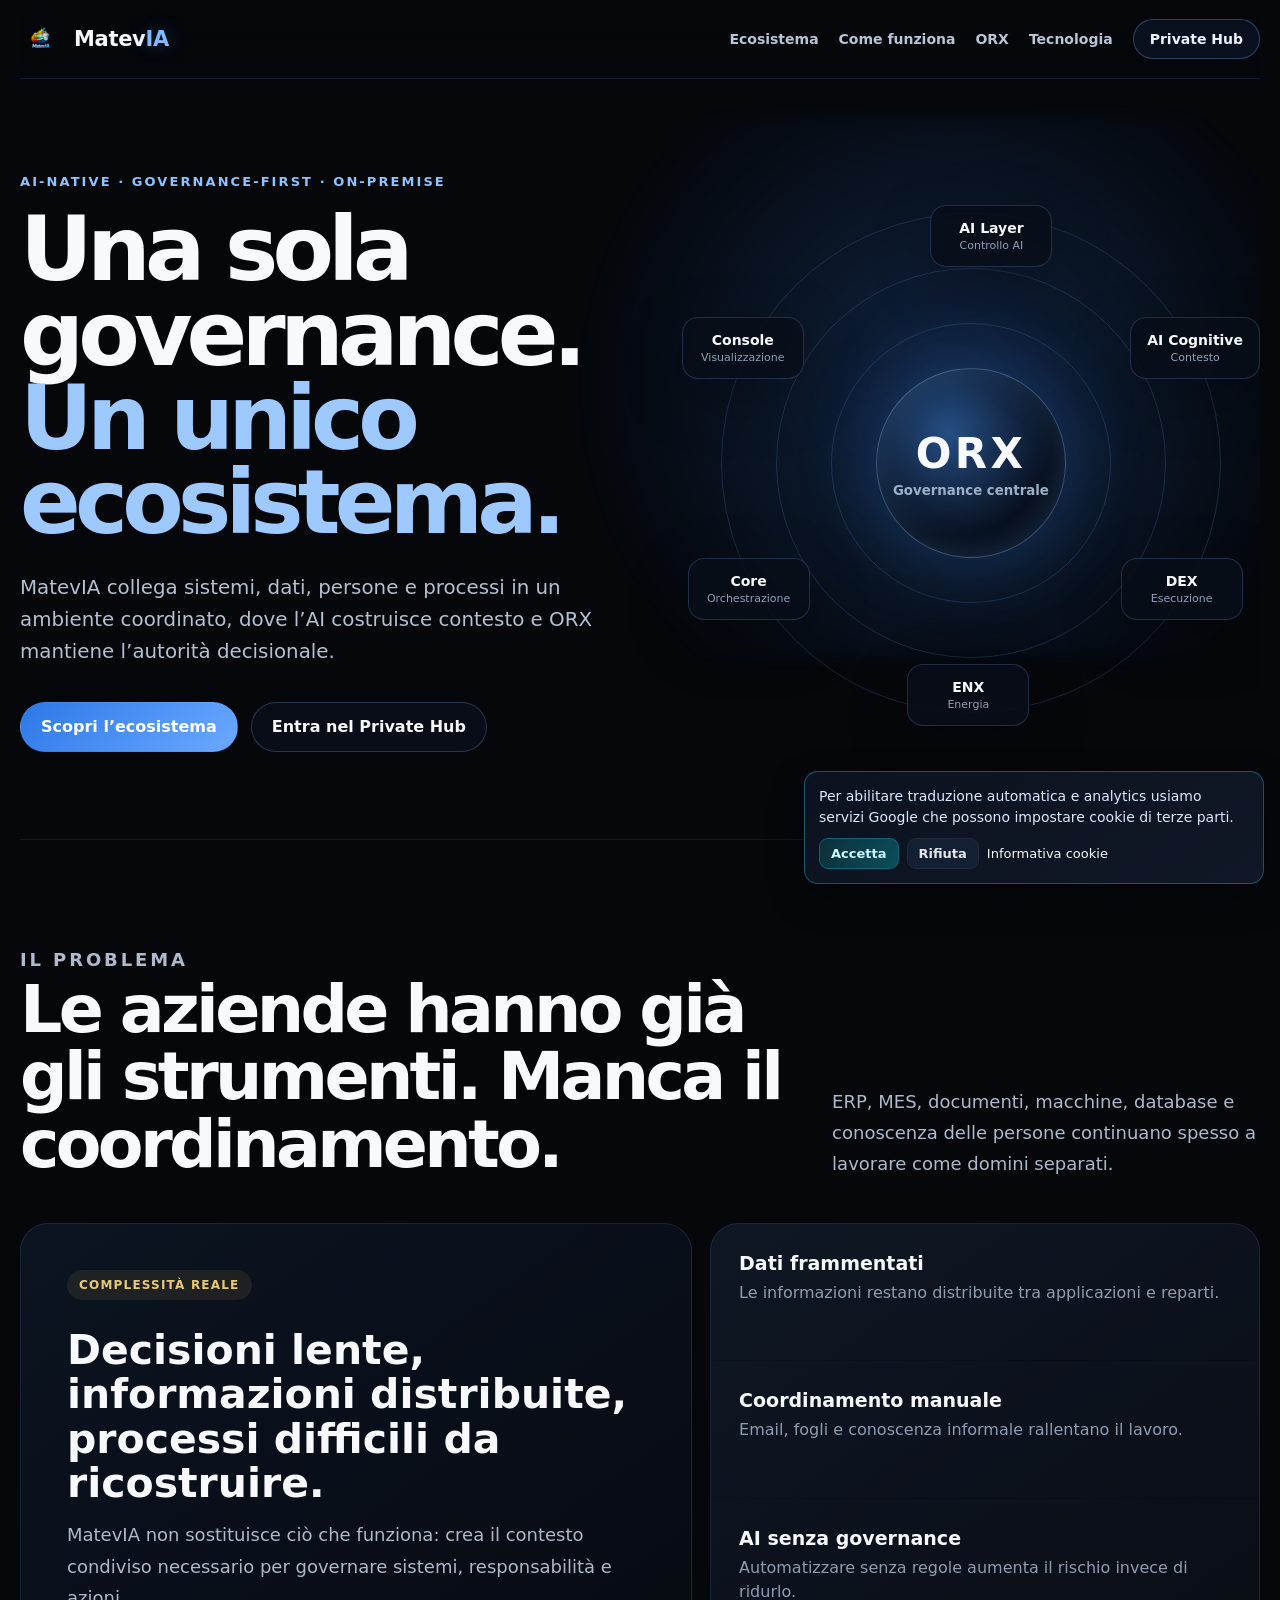
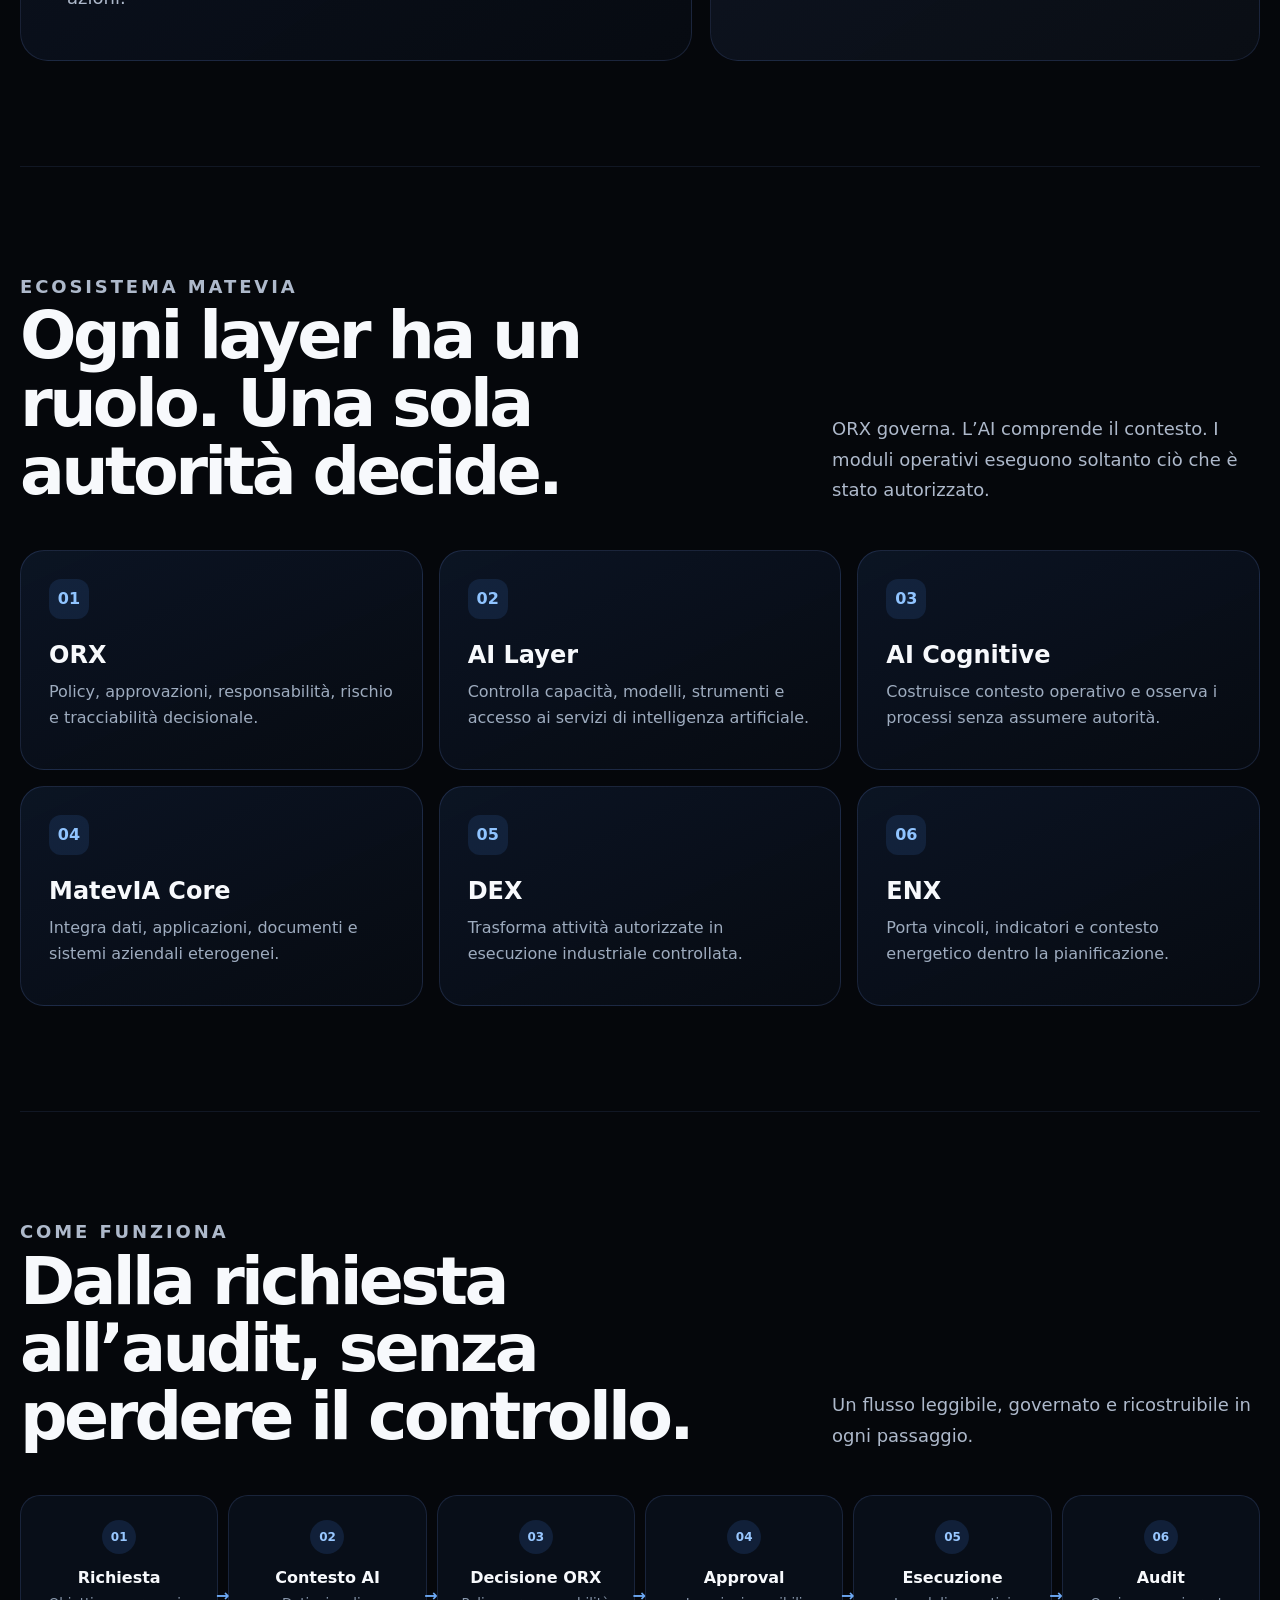
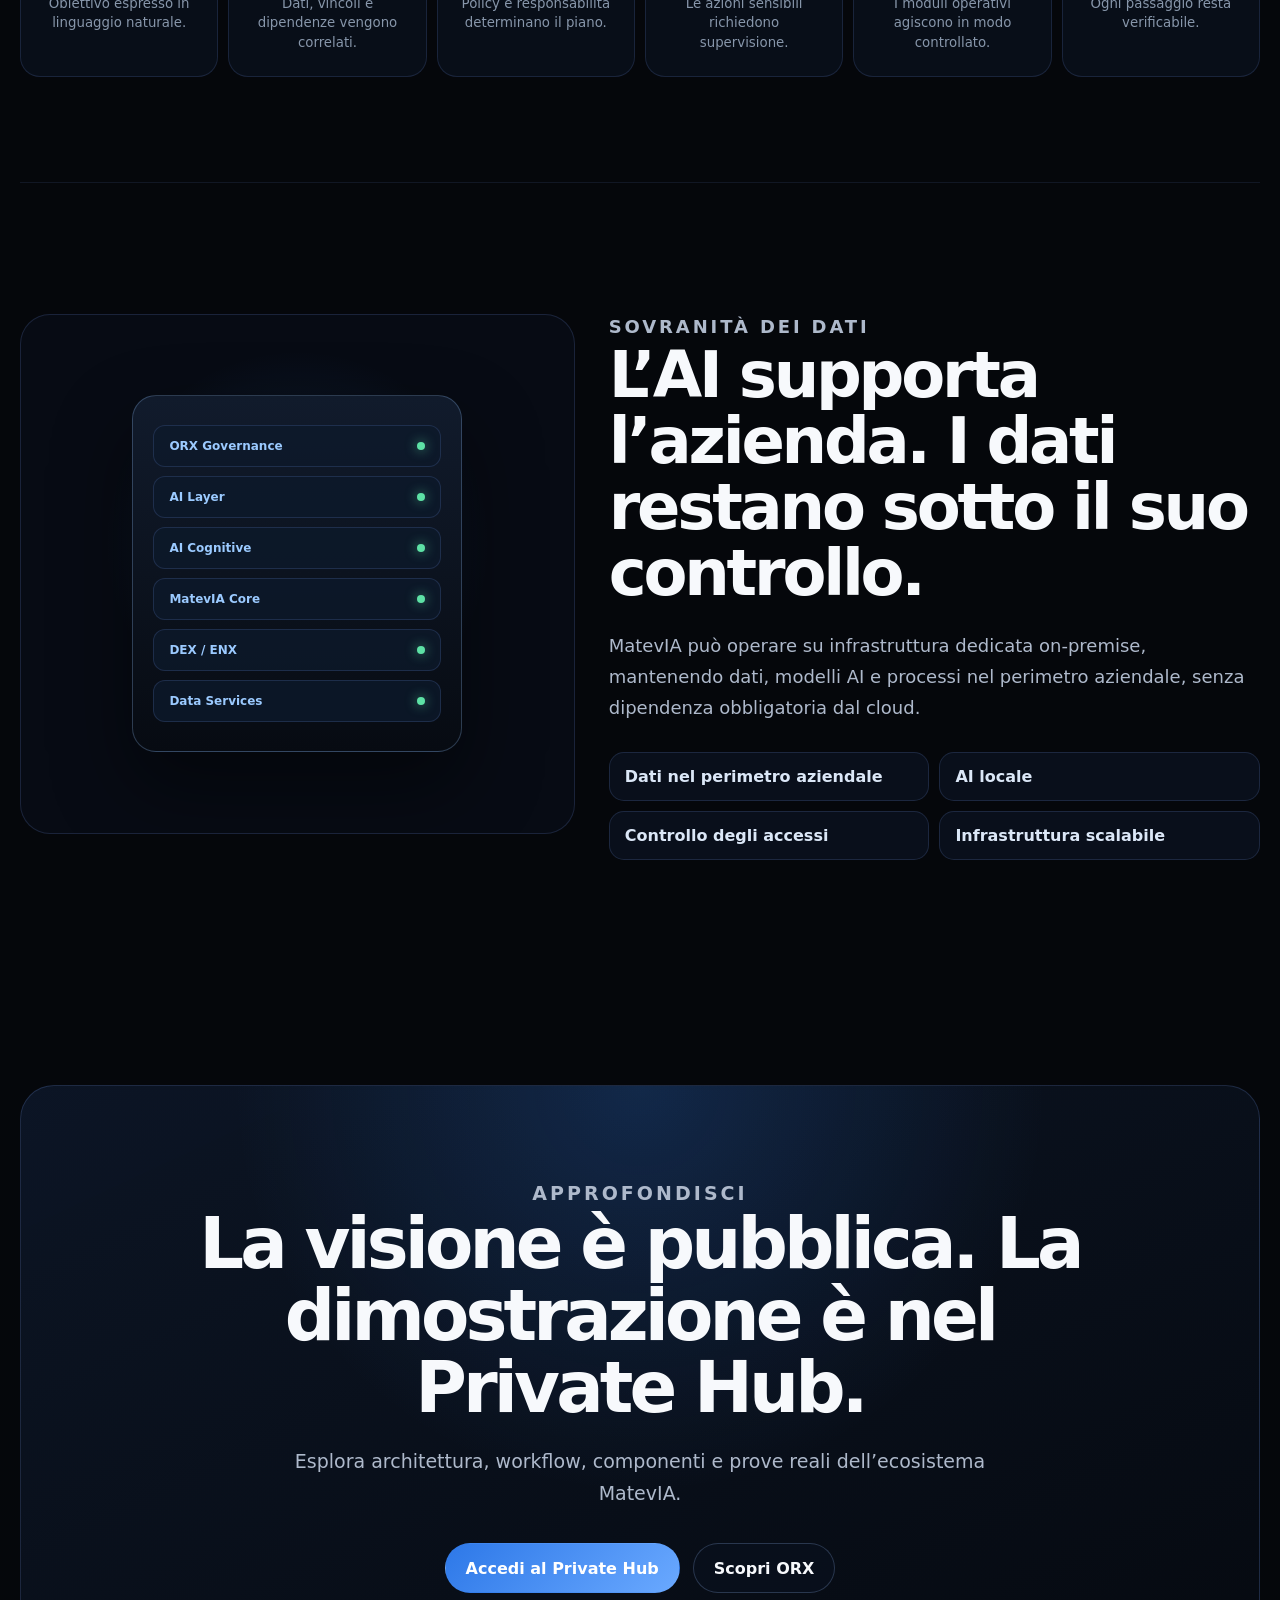
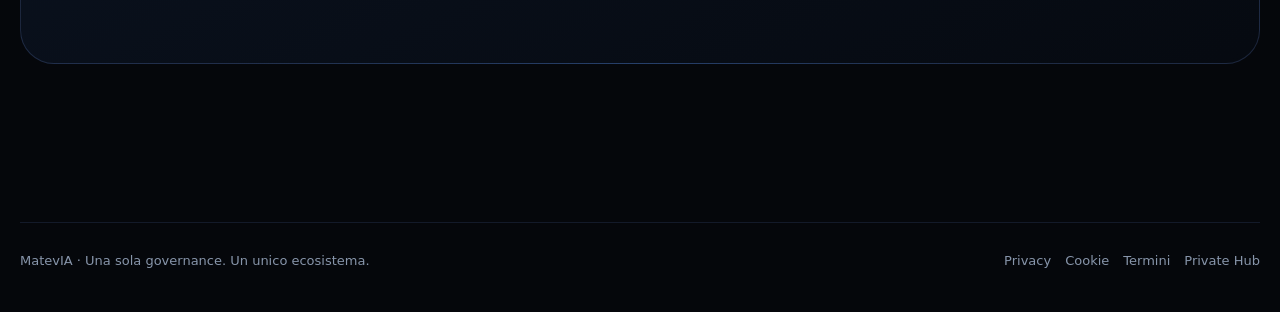
<file: index.html>
<!doctype html>
<html lang="it">
<head>
<script async src="https://www.googletagmanager.com/gtag/js?id=G-W8QB4W5BPP"></script>
<script>window.dataLayer=window.dataLayer||[];function gtag(){dataLayer.push(arguments)}gtag('js',new Date());gtag('config','G-W8QB4W5BPP');</script>
<meta charset="utf-8">
<meta name="viewport" content="width=device-width, initial-scale=1">
<title>MatevIA | Ecosistema AI governato da ORX</title>
<meta name="description" content="MatevIA collega sistemi, dati, persone e processi in un unico ecosistema governato, con ORX al centro, AI locale e infrastruttura on-premise.">
<meta name="robots" content="index,follow,max-image-preview:large">
<meta name="theme-color" content="#05070b">
<link rel="canonical" href="https://matevia.it/">
<link rel="stylesheet" href="/assets/site.css">
<link rel="stylesheet" href="/assets/public-home.css">
<link rel="icon" href="/assets/favicon.ico" sizes="any">
<link rel="icon" type="image/png" sizes="48x48" href="/assets/favicon-48x48.png">
<link rel="apple-touch-icon" sizes="180x180" href="/assets/apple-touch-icon.png">
<link rel="manifest" href="/assets/site.webmanifest">
<meta property="og:locale" content="it_IT">
<meta property="og:type" content="website">
<meta property="og:site_name" content="MatevIA">
<meta property="og:title" content="MatevIA | Ecosistema AI governato da ORX">
<meta property="og:description" content="Una sola governance. Un unico ecosistema. Infinite possibilità.">
<meta property="og:url" content="https://matevia.it/">
<meta property="og:image" content="https://matevia.it/assets/logo-matevia.png">
<meta name="twitter:card" content="summary_large_image">
<meta name="twitter:title" content="MatevIA | Ecosistema AI governato da ORX">
<meta name="twitter:description" content="Una sola governance. Un unico ecosistema. Infinite possibilità.">
<meta name="twitter:image" content="https://matevia.it/assets/logo-matevia.png">
<script type="application/ld+json">
{
  "@context": "https://schema.org",
  "@graph": [
    {
      "@type": "Organization",
      "@id": "https://matevia.it/#organization",
      "name": "MatevIA",
      "url": "https://matevia.it/",
      "logo": {
        "@type": "ImageObject",
        "url": "https://matevia.it/assets/logo-matevia.png"
      }
    },
    {
      "@type": "WebSite",
      "@id": "https://matevia.it/#website",
      "url": "https://matevia.it/",
      "name": "MatevIA",
      "publisher": {
        "@id": "https://matevia.it/#organization"
      },
      "inLanguage": "it-IT"
    }
  ]
}
</script>
<meta name="matevia-ga4-id" content="G-X006Y6LZE6">
</head>
<body class="public-home-page">
<a class="skip-link" href="#main-content">Vai al contenuto principale</a>
<div class="public-shell">
<header role="banner">
<nav class="public-nav" aria-label="Navigazione principale">
<a class="public-brand" href="/" aria-label="MatevIA Home"><img src="/assets/logo-matevia.png" alt=""><span>Matev<span class="ia">IA</span></span></a>
<div class="public-nav-links">
<a href="#ecosistema">Ecosistema</a>
<a href="#come-funziona">Come funziona</a>
<a href="/orx.html">ORX</a>
<a href="#tecnologia">Tecnologia</a>
<a class="public-nav-cta" href="/ecosystem/">Private Hub</a>
</div>
</nav>
</header>

<main id="main-content" tabindex="-1">
<section class="public-hero" aria-labelledby="home-title">
<div class="public-hero-copy">
<p class="public-kicker">AI-native · Governance-first · On-premise</p>
<h1 id="home-title">Una sola governance.<span>Un unico ecosistema.</span></h1>
<p>MatevIA collega sistemi, dati, persone e processi in un ambiente coordinato, dove l’AI costruisce contesto e ORX mantiene l’autorità decisionale.</p>
<div class="public-actions">
<a class="public-btn primary" href="#ecosistema">Scopri l’ecosistema</a>
<a class="public-btn" href="/ecosystem/">Entra nel Private Hub</a>
</div>
</div>
<div class="public-hero-visual" aria-label="Rappresentazione astratta dell’ecosistema MatevIA">
<div class="public-orbit one"></div><div class="public-orbit two"></div><div class="public-orbit three"></div>
<div class="public-core"><div><strong>ORX</strong><small>Governance centrale</small></div></div>
<div class="public-node n1"><strong>AI Layer</strong><small>Controllo AI</small></div>
<div class="public-node n2"><strong>AI Cognitive</strong><small>Contesto</small></div>
<div class="public-node n3"><strong>DEX</strong><small>Esecuzione</small></div>
<div class="public-node n4"><strong>ENX</strong><small>Energia</small></div>
<div class="public-node n5"><strong>Core</strong><small>Orchestrazione</small></div>
<div class="public-node n6"><strong>Console</strong><small>Visualizzazione</small></div>
</div>
</section>

<section class="public-section" aria-labelledby="problema-title">
<div class="public-section-heading"><div><p class="public-kicker">Il problema</p><h2 id="problema-title">Le aziende hanno già gli strumenti. Manca il coordinamento.</h2></div><p>ERP, MES, documenti, macchine, database e conoscenza delle persone continuano spesso a lavorare come domini separati.</p></div>
<div class="public-problem-grid">
<article class="public-problem-main"><span class="signal">Complessità reale</span><h3>Decisioni lente, informazioni distribuite, processi difficili da ricostruire.</h3><p>MatevIA non sostituisce ciò che funziona: crea il contesto condiviso necessario per governare sistemi, responsabilità e azioni.</p></article>
<div class="public-problem-side">
<div class="public-problem-item"><strong>Dati frammentati</strong><span>Le informazioni restano distribuite tra applicazioni e reparti.</span></div>
<div class="public-problem-item"><strong>Coordinamento manuale</strong><span>Email, fogli e conoscenza informale rallentano il lavoro.</span></div>
<div class="public-problem-item"><strong>AI senza governance</strong><span>Automatizzare senza regole aumenta il rischio invece di ridurlo.</span></div>
</div>
</div>
</section>

<section class="public-section" id="ecosistema" aria-labelledby="ecosistema-title">
<div class="public-section-heading"><div><p class="public-kicker">Ecosistema MatevIA</p><h2 id="ecosistema-title">Ogni layer ha un ruolo. Una sola autorità decide.</h2></div><p>ORX governa. L’AI comprende il contesto. I moduli operativi eseguono soltanto ciò che è stato autorizzato.</p></div>
<div class="public-ecosystem-preview">
<article class="public-layer-card"><span>01</span><h3>ORX</h3><p>Policy, approvazioni, responsabilità, rischio e tracciabilità decisionale.</p></article>
<article class="public-layer-card"><span>02</span><h3>AI Layer</h3><p>Controlla capacità, modelli, strumenti e accesso ai servizi di intelligenza artificiale.</p></article>
<article class="public-layer-card"><span>03</span><h3>AI Cognitive</h3><p>Costruisce contesto operativo e osserva i processi senza assumere autorità.</p></article>
<article class="public-layer-card"><span>04</span><h3>MatevIA Core</h3><p>Integra dati, applicazioni, documenti e sistemi aziendali eterogenei.</p></article>
<article class="public-layer-card"><span>05</span><h3>DEX</h3><p>Trasforma attività autorizzate in esecuzione industriale controllata.</p></article>
<article class="public-layer-card"><span>06</span><h3>ENX</h3><p>Porta vincoli, indicatori e contesto energetico dentro la pianificazione.</p></article>
</div>
</section>

<section class="public-section" id="come-funziona" aria-labelledby="workflow-title">
<div class="public-section-heading"><div><p class="public-kicker">Come funziona</p><h2 id="workflow-title">Dalla richiesta all’audit, senza perdere il controllo.</h2></div><p>Un flusso leggibile, governato e ricostruibile in ogni passaggio.</p></div>
<div class="public-workflow">
<div class="public-step"><span>01</span><strong>Richiesta</strong><small>Obiettivo espresso in linguaggio naturale.</small></div>
<div class="public-step"><span>02</span><strong>Contesto AI</strong><small>Dati, vincoli e dipendenze vengono correlati.</small></div>
<div class="public-step"><span>03</span><strong>Decisione ORX</strong><small>Policy e responsabilità determinano il piano.</small></div>
<div class="public-step"><span>04</span><strong>Approval</strong><small>Le azioni sensibili richiedono supervisione.</small></div>
<div class="public-step"><span>05</span><strong>Esecuzione</strong><small>I moduli operativi agiscono in modo controllato.</small></div>
<div class="public-step"><span>06</span><strong>Audit</strong><small>Ogni passaggio resta verificabile.</small></div>
</div>
</section>

<section class="public-section public-sovereignty" id="tecnologia" aria-labelledby="sovranita-title">
<div class="public-server" aria-label="Server on-premise MatevIA senza riferimento a produttori">
<div class="public-server-frame">
<div class="public-server-slot"><span>ORX Governance</span><i></i></div>
<div class="public-server-slot"><span>AI Layer</span><i></i></div>
<div class="public-server-slot"><span>AI Cognitive</span><i></i></div>
<div class="public-server-slot"><span>MatevIA Core</span><i></i></div>
<div class="public-server-slot"><span>DEX / ENX</span><i></i></div>
<div class="public-server-slot"><span>Data Services</span><i></i></div>
</div>
</div>
<div class="public-sovereignty-copy"><p class="public-kicker">Sovranità dei dati</p><h2 id="sovranita-title">L’AI supporta l’azienda. I dati restano sotto il suo controllo.</h2><p>MatevIA può operare su infrastruttura dedicata on-premise, mantenendo dati, modelli AI e processi nel perimetro aziendale, senza dipendenza obbligatoria dal cloud.</p><div class="public-pill-grid"><div class="public-pill">Dati nel perimetro aziendale</div><div class="public-pill">AI locale</div><div class="public-pill">Controllo degli accessi</div><div class="public-pill">Infrastruttura scalabile</div></div></div>
</section>

<section class="public-final" aria-labelledby="final-title"><div class="public-final-box"><p class="public-kicker">Approfondisci</p><h2 id="final-title">La visione è pubblica. La dimostrazione è nel Private Hub.</h2><p>Esplora architettura, workflow, componenti e prove reali dell’ecosistema MatevIA.</p><div class="public-actions" style="justify-content:center"><a class="public-btn primary" href="/ecosystem/">Accedi al Private Hub</a><a class="public-btn" href="/orx.html">Scopri ORX</a></div></div></section>
</main>

<footer class="public-footer" role="contentinfo"><span>MatevIA · Una sola governance. Un unico ecosistema.</span><span class="public-footer-links"><a href="/privacy.html">Privacy</a><a href="/cookie-policy.html">Cookie</a><a href="/termini-condizioni.html">Termini</a><a href="/ecosystem/">Private Hub</a></span></footer>
</div>
<script src="/assets/consent.js" defer></script>
<script src="/assets/translator.js" defer></script>
<script src="/assets/analytics.js" defer></script>
</body>
</html>
</file>
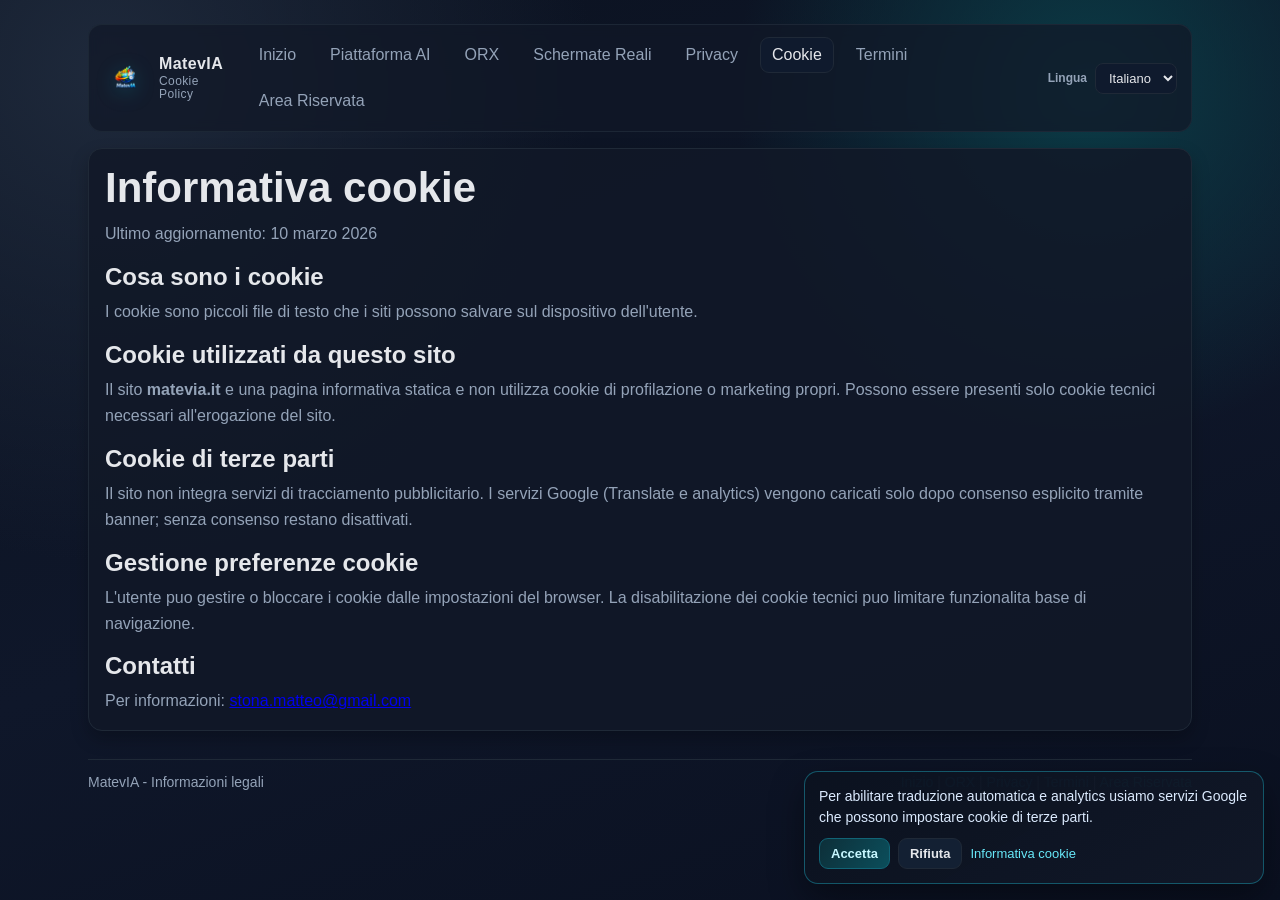
<file: cookie-policy.html>
<!doctype html>
<html lang="it">
<head>
<!-- Google tag (gtag.js) -->
<script async src="https://www.googletagmanager.com/gtag/js?id=G-W8QB4W5BPP"></script>
<script>
  window.dataLayer = window.dataLayer || [];
  function gtag(){dataLayer.push(arguments);}
  gtag('js', new Date());

  gtag('config', 'G-W8QB4W5BPP');
</script>
<meta charset="utf-8">
<meta name="viewport" content="width=device-width, initial-scale=1">
<title>Informativa cookie - MatevIA</title>
<meta name="description" content="Cookie policy del sito matevia.it: uso di cookie tecnici, assenza di profilazione e gestione preferenze browser.">
<meta name="robots" content="index,follow,max-image-preview:large">
<meta name="theme-color" content="#0f172a">
<link rel="canonical" href="https://matevia.it/cookie-policy.html">
<link rel="stylesheet" href="/assets/site.css">
<link rel="icon" href="/assets/favicon.ico" sizes="any">
<link rel="icon" type="image/png" sizes="48x48" href="/assets/favicon-48x48.png">
<link rel="apple-touch-icon" sizes="180x180" href="/assets/apple-touch-icon.png">
<link rel="manifest" href="/assets/site.webmanifest">
<meta property="og:locale" content="it_IT">
<meta property="og:type" content="article">
<meta property="og:site_name" content="MatevIA">
<meta property="og:title" content="Informativa cookie - MatevIA">
<meta property="og:description" content="Cookie policy del sito matevia.it: uso di cookie tecnici, assenza di profilazione e gestione preferenze browser.">
<meta property="og:url" content="https://matevia.it/cookie-policy.html">
<meta property="og:image" content="https://matevia.it/assets/logo-matevia.png">
<meta property="og:image:alt" content="Logo MatevIA">
<meta name="twitter:card" content="summary_large_image">
<meta name="twitter:title" content="Informativa cookie - MatevIA">
<meta name="twitter:description" content="Cookie policy del sito matevia.it: uso di cookie tecnici, assenza di profilazione e gestione preferenze browser.">
<meta name="twitter:image" content="https://matevia.it/assets/logo-matevia.png">
<meta name="matevia-ga4-id" content="G-X006Y6LZE6">
</head>
<body>
<a class="skip-link" href="#main-content">Vai al contenuto principale</a>
<main id="main-content" class="site-wrap" tabindex="-1">
  <header role="banner">
  <nav class="top-nav" aria-label="Navigazione principale">
    <div class="brand-wrap"><img class="brand-logo" src="/assets/logo-matevia.png" alt="Logo MatevIA"><div class="brand">MatevIA <small>Cookie Policy</small></div></div>
    <div class="nav-links">
      <a href="/index.html">Inizio</a>
      <a href="/piattaforma-ai.html">Piattaforma AI</a>
      <a href="/orx.html">ORX</a>
      <a href="/schermate-reali.html">Schermate Reali</a>
      <a href="/privacy.html">Privacy</a>
      <a class="active" aria-current="page" href="/cookie-policy.html">Cookie</a>
      <a href="/termini-condizioni.html">Termini</a>
      <a href="/ecosystem/">Area Riservata</a>
    </div>
    <div class="lang-tools">
      <label class="lang-label" for="lang-switch">Lingua</label>
      <select id="lang-switch" class="lang-select" data-lang-switch aria-label="Seleziona lingua sito">
        <option value="it">Italiano</option>
        <option value="en">Inglese</option>
      </select>
      <div id="google_translate_element" aria-hidden="true"></div>
    </div>
  </nav>
  </header>

  <section class="card" style="margin-top:16px">
    <h1 style="margin:0 0 10px">Informativa cookie</h1>
    <p class="muted">Ultimo aggiornamento: 10 marzo 2026</p>

    <h2 class="section-title" style="margin-top:16px">Cosa sono i cookie</h2>
    <p>I cookie sono piccoli file di testo che i siti possono salvare sul dispositivo dell'utente.</p>

    <h2 class="section-title" style="margin-top:16px">Cookie utilizzati da questo sito</h2>
    <p>Il sito <strong>matevia.it</strong> e una pagina informativa statica e non utilizza cookie di profilazione o marketing propri. Possono essere presenti solo cookie tecnici necessari all'erogazione del sito.</p>

    <h2 class="section-title" style="margin-top:16px">Cookie di terze parti</h2>
    <p>Il sito non integra servizi di tracciamento pubblicitario. I servizi Google (Translate e analytics) vengono caricati solo dopo consenso esplicito tramite banner; senza consenso restano disattivati.</p>

    <h2 class="section-title" style="margin-top:16px">Gestione preferenze cookie</h2>
    <p>L'utente puo gestire o bloccare i cookie dalle impostazioni del browser. La disabilitazione dei cookie tecnici puo limitare funzionalita base di navigazione.</p>

    <h2 class="section-title" style="margin-top:16px">Contatti</h2>
    <p>Per informazioni: <a href="mailto:stona.matteo@gmail.com">stona.matteo@gmail.com</a></p>
  </section>

  <footer role="contentinfo">
    <span>MatevIA - Informazioni legali</span>
    <span>
      <a href="/index.html">Inizio</a> |
      <a href="/orx.html">ORX</a> |
      <a href="/privacy.html">Privacy</a> |
      <a href="/termini-condizioni.html">Termini</a> |
      <a href="/ecosystem/">Area Riservata</a>
    </span>
  </footer>
</main>
<script src="/assets/consent.js" defer></script>
<script src="/assets/translator.js" defer></script>
<script src="/assets/analytics.js" defer></script>
</body>
</html>
</file>
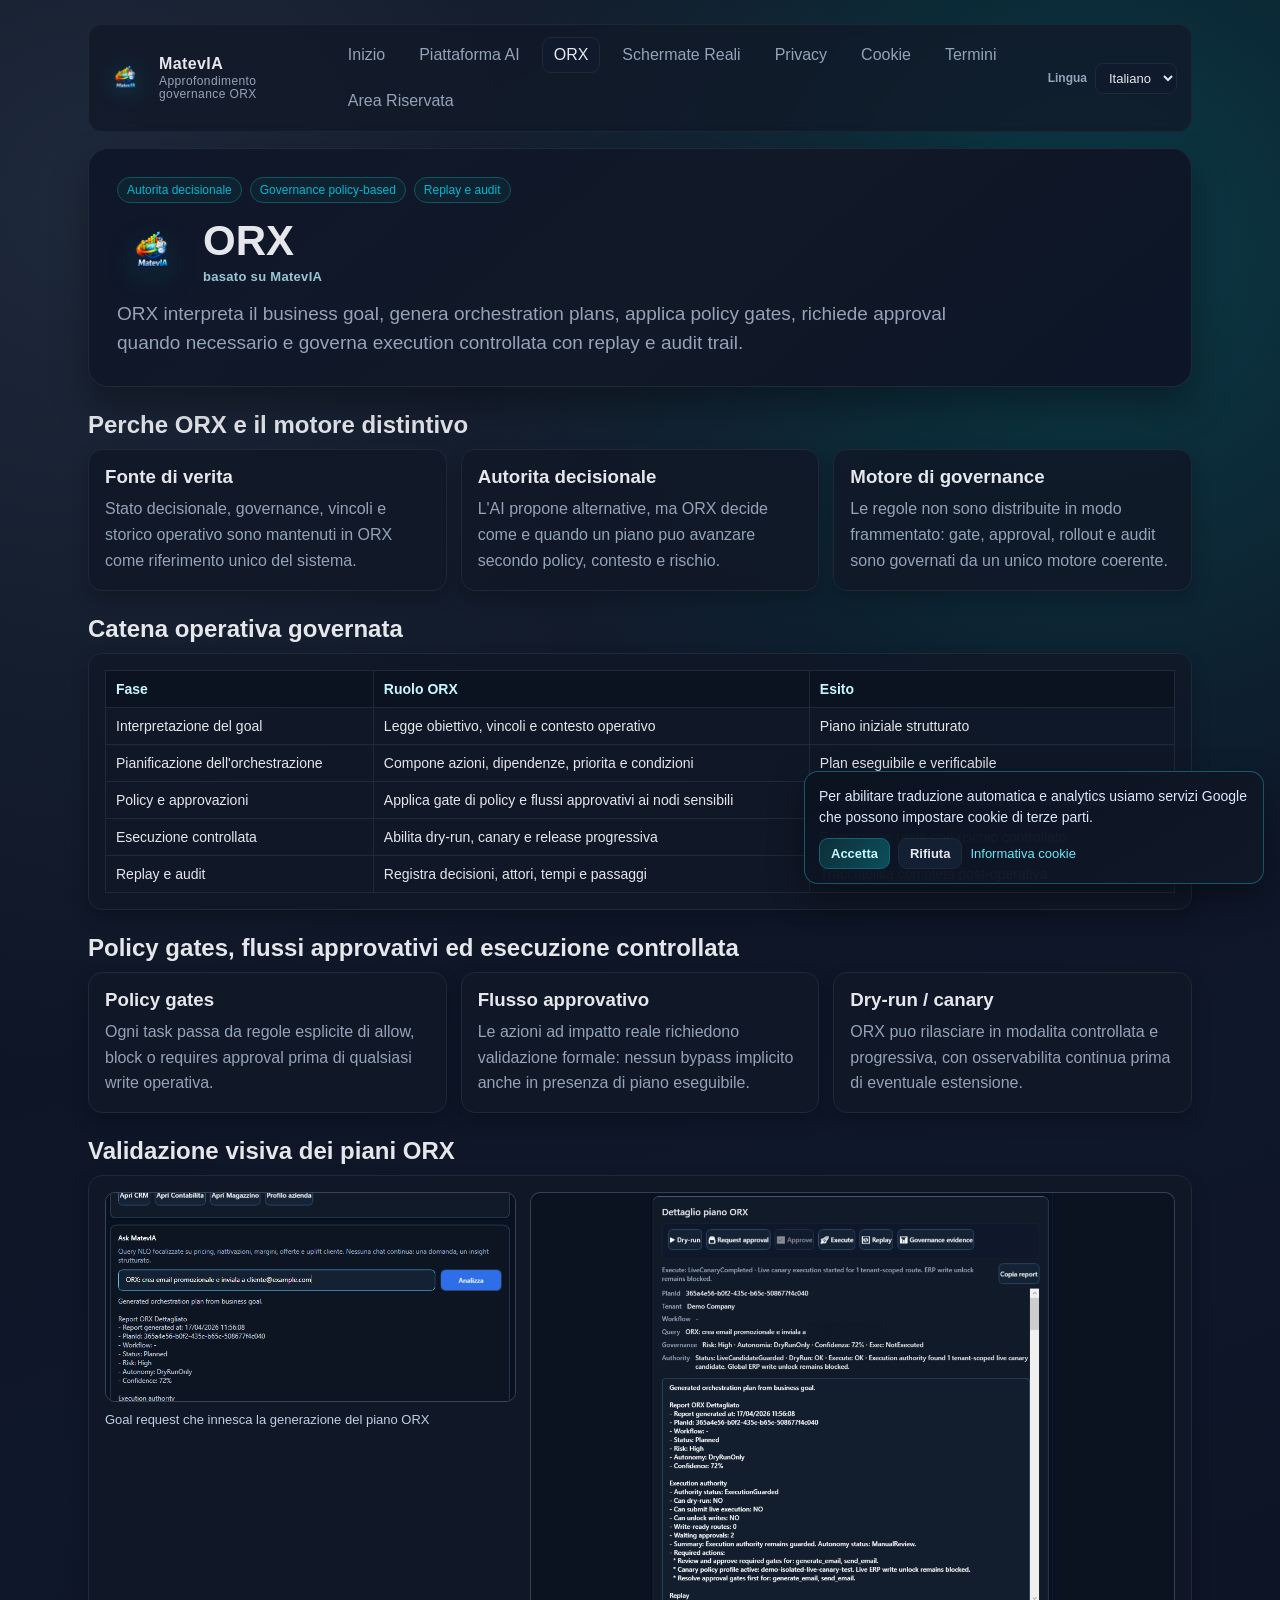
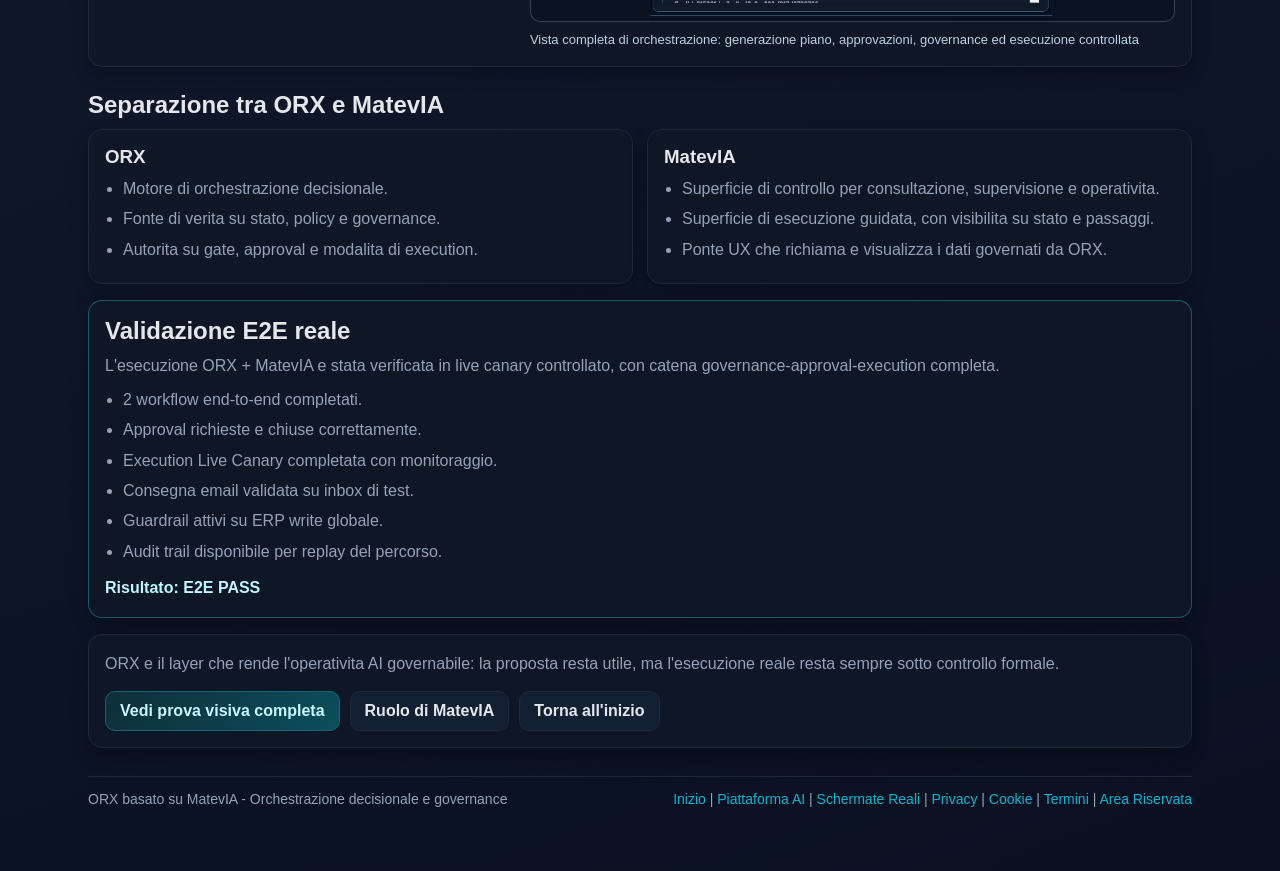
<file: orx.html>
<!doctype html>
<html lang="it">
<head>
<!-- Google tag (gtag.js) -->
<script async src="https://www.googletagmanager.com/gtag/js?id=G-W8QB4W5BPP"></script>
<script>
  window.dataLayer = window.dataLayer || [];
  function gtag(){dataLayer.push(arguments);}
  gtag('js', new Date());

  gtag('config', 'G-W8QB4W5BPP');
</script>
<meta charset="utf-8">
<meta name="viewport" content="width=device-width, initial-scale=1">
<title>ORX | Orchestrazione decisionale e motore di governance</title>
<meta name="description" content="ORX e il motore di orchestrazione decisionale e governance: interpreta i goal, genera piani operativi, applica policy, richiede approval e governa execution con replay e audit.">
<meta name="robots" content="index,follow,max-image-preview:large">
<meta name="theme-color" content="#0f172a">
<link rel="canonical" href="https://matevia.it/orx.html">
<link rel="stylesheet" href="/assets/site.css">
<link rel="icon" href="/assets/favicon.ico" sizes="any">
<link rel="icon" type="image/png" sizes="48x48" href="/assets/favicon-48x48.png">
<link rel="apple-touch-icon" sizes="180x180" href="/assets/apple-touch-icon.png">
<link rel="manifest" href="/assets/site.webmanifest">
<meta property="og:locale" content="it_IT">
<meta property="og:type" content="article">
<meta property="og:site_name" content="MatevIA">
<meta property="og:title" content="ORX | Orchestrazione decisionale e motore di governance">
<meta property="og:description" content="ORX governa piani di orchestrazione, policy gates, flussi approvativi, esecuzione controllata, replay e audit trail.">
<meta property="og:url" content="https://matevia.it/orx.html">
<meta property="og:image" content="https://matevia.it/images/matevia-orx-plans-view.PNG">
<meta property="og:image:alt" content="Vista piani ORX">
<meta name="twitter:card" content="summary_large_image">
<meta name="twitter:title" content="ORX | Orchestrazione decisionale e motore di governance">
<meta name="twitter:description" content="ORX governa piani di orchestrazione, policy gates, flussi approvativi, esecuzione controllata, replay e audit trail.">
<meta name="twitter:image" content="https://matevia.it/images/matevia-orx-plans-view.PNG">
<meta name="matevia-ga4-id" content="G-X006Y6LZE6">
<script type="application/ld+json">
{
  "@context": "https://schema.org",
  "@type": "WebPage",
  "name": "ORX | Orchestrazione decisionale e motore di governance",
  "url": "https://matevia.it/orx.html",
  "inLanguage": "it-IT",
  "isPartOf": {
    "@type": "WebSite",
    "name": "MatevIA",
    "url": "https://matevia.it/"
  }
}
</script>
</head>
<body>
<a class="skip-link" href="#main-content">Vai al contenuto principale</a>
<main id="main-content" class="site-wrap" tabindex="-1">
  <header role="banner">
  <nav class="top-nav" aria-label="Navigazione principale">
    <div class="brand-wrap"><img class="brand-logo" src="/assets/logo-matevia.png" alt="Logo MatevIA"><div class="brand">MatevIA <small>Approfondimento governance ORX</small></div></div>
    <div class="nav-links">
      <a href="/index.html">Inizio</a>
      <a href="/piattaforma-ai.html">Piattaforma AI</a>
      <a class="active" aria-current="page" href="/orx.html">ORX</a>
      <a href="/schermate-reali.html">Schermate Reali</a>
      <a href="/privacy.html">Privacy</a>
      <a href="/cookie-policy.html">Cookie</a>
      <a href="/termini-condizioni.html">Termini</a>
      <a href="/ecosystem/">Area Riservata</a>
    </div>
    <div class="lang-tools">
      <label class="lang-label" for="lang-switch">Lingua</label>
      <select id="lang-switch" class="lang-select" data-lang-switch aria-label="Seleziona lingua sito">
        <option value="it">Italiano</option>
        <option value="en">Inglese</option>
      </select>
      <div id="google_translate_element" aria-hidden="true"></div>
    </div>
  </nav>
  </header>

  <section class="hero reveal">
    <div class="badges">
      <span class="badge">Autorita decisionale</span>
      <span class="badge">Governance policy-based</span>
      <span class="badge">Replay e audit</span>
    </div>
    <div class="hero-head">
      <img class="hero-logo" src="/assets/logo-matevia.png" alt="Logo MatevIA">
      <div>
        <h1>ORX</h1>
        <p class="hero-subbrand">basato su MatevIA</p>
      </div>
    </div>
    <p class="lead">ORX interpreta il business goal, genera orchestration plans, applica policy gates, richiede approval quando necessario e governa execution controllata con replay e audit trail.</p>
  </section>

  <h2 class="section-title">Perche ORX e il motore distintivo</h2>
  <section class="grid cols-3">
    <article class="card reveal">
      <h3>Fonte di verita</h3>
      <p>Stato decisionale, governance, vincoli e storico operativo sono mantenuti in ORX come riferimento unico del sistema.</p>
    </article>
    <article class="card reveal">
      <h3>Autorita decisionale</h3>
      <p>L'AI propone alternative, ma ORX decide come e quando un piano puo avanzare secondo policy, contesto e rischio.</p>
    </article>
    <article class="card reveal">
      <h3>Motore di governance</h3>
      <p>Le regole non sono distribuite in modo frammentato: gate, approval, rollout e audit sono governati da un unico motore coerente.</p>
    </article>
  </section>

  <h2 class="section-title">Catena operativa governata</h2>
  <section class="card reveal">
    <table class="table">
      <thead>
        <tr>
          <th>Fase</th>
          <th>Ruolo ORX</th>
          <th>Esito</th>
        </tr>
      </thead>
      <tbody>
        <tr>
          <td>Interpretazione del goal</td>
          <td>Legge obiettivo, vincoli e contesto operativo</td>
          <td>Piano iniziale strutturato</td>
        </tr>
        <tr>
          <td>Pianificazione dell'orchestrazione</td>
          <td>Compone azioni, dipendenze, priorita e condizioni</td>
          <td>Plan eseguibile e verificabile</td>
        </tr>
        <tr>
          <td>Policy e approvazioni</td>
          <td>Applica gate di policy e flussi approvativi ai nodi sensibili</td>
          <td>Avanzamento consentito solo dove autorizzato</td>
        </tr>
        <tr>
          <td>Esecuzione controllata</td>
          <td>Abilita dry-run, canary e release progressiva</td>
          <td>Esecuzione reale con rischio controllato</td>
        </tr>
        <tr>
          <td>Replay e audit</td>
          <td>Registra decisioni, attori, tempi e passaggi</td>
          <td>Tracciabilita completa post-operativa</td>
        </tr>
      </tbody>
    </table>
  </section>

  <h2 class="section-title">Policy gates, flussi approvativi ed esecuzione controllata</h2>
  <section class="grid cols-3">
    <article class="card reveal">
      <h3>Policy gates</h3>
      <p>Ogni task passa da regole esplicite di allow, block o requires approval prima di qualsiasi write operativa.</p>
    </article>
    <article class="card reveal">
      <h3>Flusso approvativo</h3>
      <p>Le azioni ad impatto reale richiedono validazione formale: nessun bypass implicito anche in presenza di piano eseguibile.</p>
    </article>
    <article class="card reveal">
      <h3>Dry-run / canary</h3>
      <p>ORX puo rilasciare in modalita controllata e progressiva, con osservabilita continua prima di eventuale estensione.</p>
    </article>
  </section>

  <h2 class="section-title">Validazione visiva dei piani ORX</h2>
  <section class="card reveal proof-card">
    <div class="proof-grid compact-proof">
      <figure class="proof-compact">
        <img src="/images/matevia-nlq-orx-request.PNG" alt="Richiesta goal verso ORX">
        <figcaption>Goal request che innesca la generazione del piano ORX</figcaption>
      </figure>
      <figure class="proof-main">
        <button class="proof-image-trigger" type="button" data-orx-lightbox-open aria-haspopup="dialog" aria-controls="orx-lightbox" aria-label="Apri screenshot ORX plans fullscreen">
          <img src="/images/matevia-orx-plans-view.PNG" alt="Vista completa ORX plans con governance e approval">
        </button>
        <figcaption>Vista completa di orchestrazione: generazione piano, approvazioni, governance ed esecuzione controllata</figcaption>
      </figure>
    </div>
  </section>

  <h2 class="section-title">Separazione tra ORX e MatevIA</h2>
  <section class="grid cols-2">
    <article class="card reveal">
      <h3>ORX</h3>
      <ul class="list">
        <li>Motore di orchestrazione decisionale.</li>
        <li>Fonte di verita su stato, policy e governance.</li>
        <li>Autorita su gate, approval e modalita di execution.</li>
      </ul>
    </article>
    <article class="card reveal">
      <h3>MatevIA</h3>
      <ul class="list">
        <li>Superficie di controllo per consultazione, supervisione e operativita.</li>
        <li>Superficie di esecuzione guidata, con visibilita su stato e passaggi.</li>
        <li>Ponte UX che richiama e visualizza i dati governati da ORX.</li>
      </ul>
    </article>
  </section>

  <section class="card reveal e2e-summary-card">
    <h2 class="section-title section-title-inline">Validazione E2E reale</h2>
    <p>L'esecuzione ORX + MatevIA e stata verificata in live canary controllato, con catena governance-approval-execution completa.</p>
    <ul class="list" style="margin-top:8px">
      <li>2 workflow end-to-end completati.</li>
      <li>Approval richieste e chiuse correttamente.</li>
      <li>Execution Live Canary completata con monitoraggio.</li>
      <li>Consegna email validata su inbox di test.</li>
      <li>Guardrail attivi su ERP write globale.</li>
      <li>Audit trail disponibile per replay del percorso.</li>
    </ul>
    <p class="e2e-result">Risultato: E2E PASS</p>
  </section>

  <section class="card reveal closing-card">
    <p>ORX e il layer che rende l'operativita AI governabile: la proposta resta utile, ma l'esecuzione reale resta sempre sotto controllo formale.</p>
    <div class="cta-row" style="margin-top:14px">
      <a class="btn primary" href="/schermate-reali.html">Vedi prova visiva completa</a>
      <a class="btn" href="/piattaforma-ai.html">Ruolo di MatevIA</a>
      <a class="btn" href="/index.html">Torna all'inizio</a>
    </div>
  </section>

  <footer role="contentinfo">
    <span>ORX basato su MatevIA - Orchestrazione decisionale e governance</span>
    <span>
      <a href="/index.html">Inizio</a> |
      <a href="/piattaforma-ai.html">Piattaforma AI</a> |
      <a href="/schermate-reali.html">Schermate Reali</a> |
      <a href="/privacy.html">Privacy</a> |
      <a href="/cookie-policy.html">Cookie</a> |
      <a href="/termini-condizioni.html">Termini</a> |
      <a href="/ecosystem/">Area Riservata</a>
    </span>
  </footer>
</main>

<div class="lightbox" id="orx-lightbox" aria-hidden="true" hidden>
  <div class="lightbox-overlay" id="orx-lightbox-overlay">
    <div class="lightbox-dialog" role="dialog" aria-modal="true" aria-labelledby="orx-lightbox-title">
      <button class="lightbox-close" type="button" data-orx-lightbox-close aria-label="Chiudi vista fullscreen">X</button>
      <p class="lightbox-title" id="orx-lightbox-title">Vista piani ORX</p>
      <img src="/images/matevia-orx-plans-view.PNG" alt="Vista ORX completa con piano, governance e approvazioni">
    </div>
  </div>
</div>

<script>
(function(){
  const lightbox = document.getElementById('orx-lightbox');
  const overlay = document.getElementById('orx-lightbox-overlay');
  const openButton = document.querySelector('[data-orx-lightbox-open]');
  const closeButton = lightbox ? lightbox.querySelector('[data-orx-lightbox-close]') : null;
  let lastFocusedElement = null;

  if (!lightbox || !overlay || !openButton || !closeButton) {
    return;
  }

  const focusableSelector = 'button,[href],input,select,textarea,[tabindex]:not([tabindex="-1"])';
  const trapFocus = function(event){
    if (event.key !== 'Tab' || lightbox.hidden) {
      return;
    }

    const focusable = Array.from(lightbox.querySelectorAll(focusableSelector))
      .filter(function(node){
        return !node.hasAttribute('disabled') && node.getClientRects().length > 0;
      });

    if (focusable.length === 0) {
      event.preventDefault();
      return;
    }

    const first = focusable[0];
    const last = focusable[focusable.length - 1];

    if (event.shiftKey && document.activeElement === first) {
      event.preventDefault();
      last.focus();
      return;
    }

    if (!event.shiftKey && document.activeElement === last) {
      event.preventDefault();
      first.focus();
    }
  };

  const closeLightbox = function(){
    lightbox.hidden = true;
    lightbox.setAttribute('aria-hidden', 'true');
    document.body.classList.remove('lightbox-open');
    if (lastFocusedElement && typeof lastFocusedElement.focus === 'function') {
      lastFocusedElement.focus();
      return;
    }
    openButton.focus();
  };

  openButton.addEventListener('click', function(){
    lastFocusedElement = document.activeElement;
    lightbox.hidden = false;
    lightbox.setAttribute('aria-hidden', 'false');
    document.body.classList.add('lightbox-open');
    closeButton.focus();
  });

  closeButton.addEventListener('click', closeLightbox);

  overlay.addEventListener('click', function(event){
    if (event.target === overlay) {
      closeLightbox();
    }
  });

  document.addEventListener('keydown', function(event){
    if (event.key === 'Escape' && !lightbox.hidden) {
      closeLightbox();
    }
  });

  lightbox.addEventListener('keydown', trapFocus);
})();
</script>
<script src="/assets/consent.js" defer></script>
<script src="/assets/translator.js" defer></script>
<script src="/assets/analytics.js" defer></script>
</body>
</html>
</file>
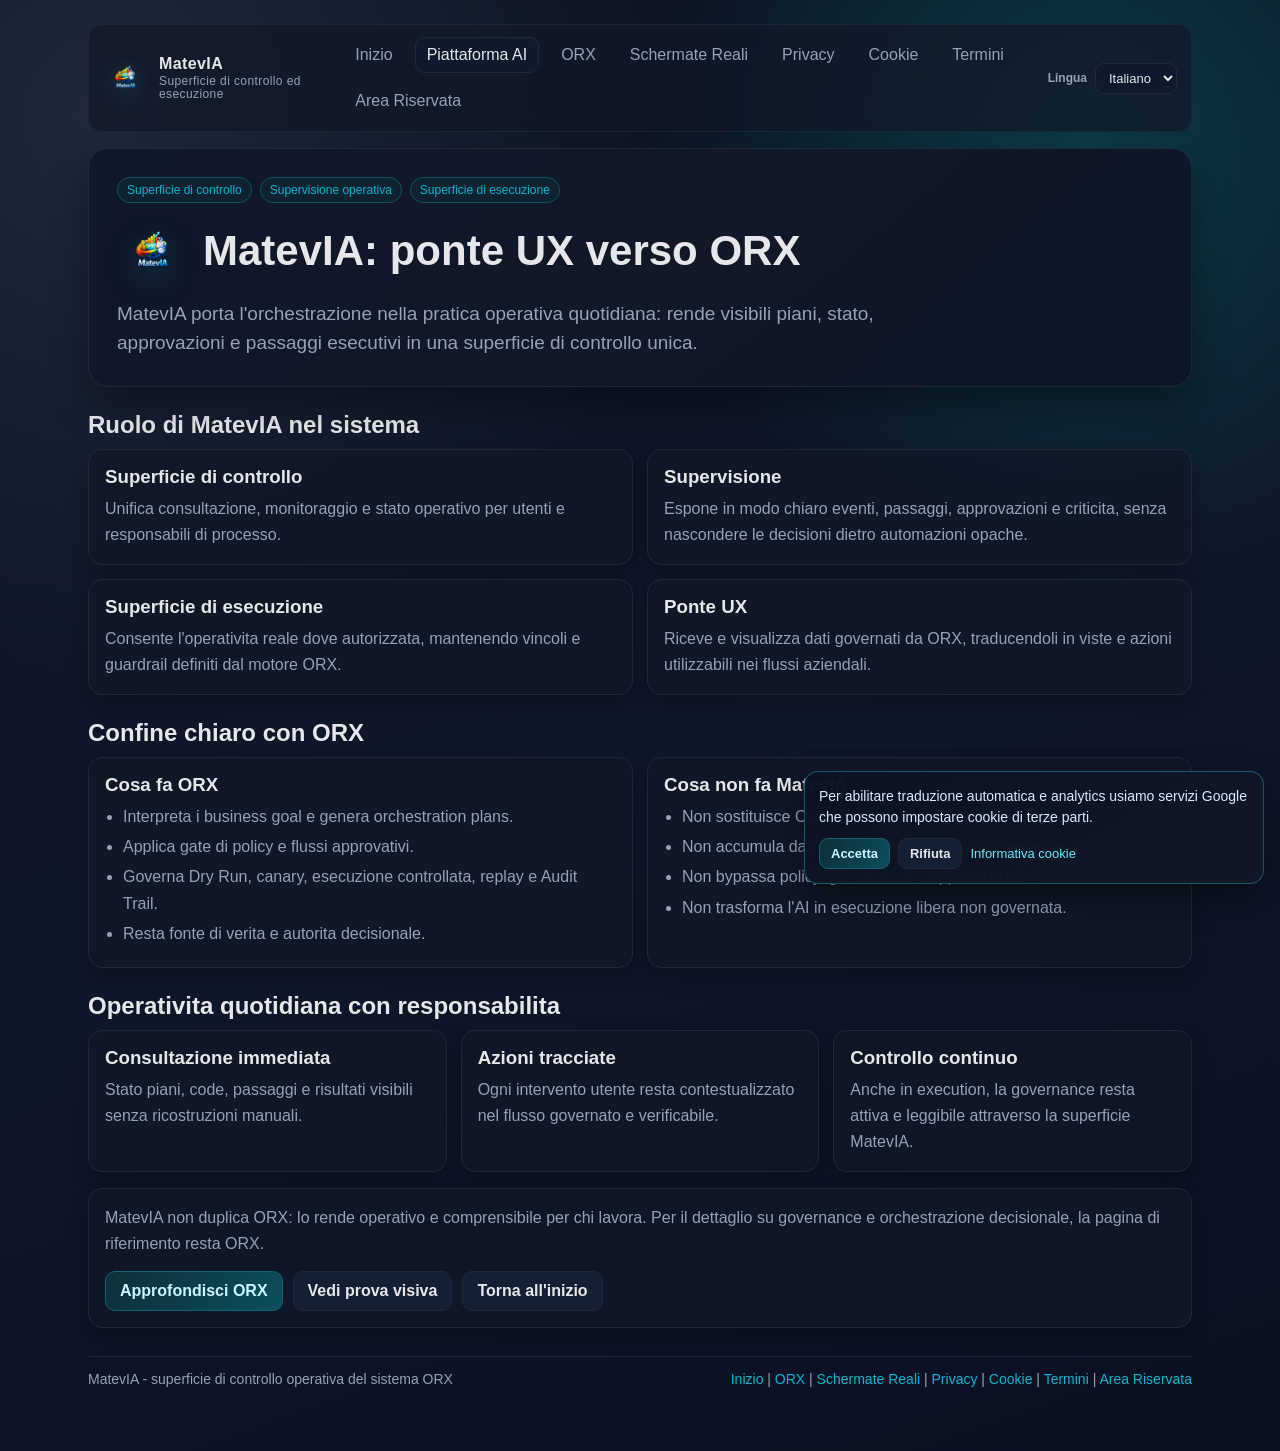
<file: piattaforma-ai.html>
<!doctype html>
<html lang="it">
<head>
<!-- Google tag (gtag.js) -->
<script async src="https://www.googletagmanager.com/gtag/js?id=G-W8QB4W5BPP"></script>
<script>
  window.dataLayer = window.dataLayer || [];
  function gtag(){dataLayer.push(arguments);}
  gtag('js', new Date());

  gtag('config', 'G-W8QB4W5BPP');
</script>
<meta charset="utf-8">
<meta name="viewport" content="width=device-width, initial-scale=1">
<title>MatevIA | Piattaforma AI</title>
<meta name="description" content="MatevIA e la superficie di controllo operativa del sistema orchestrato da AI: supervisione, consultazione ed esecuzione con dati governati da ORX.">
<meta name="robots" content="index,follow,max-image-preview:large">
<meta name="theme-color" content="#0f172a">
<link rel="canonical" href="https://matevia.it/piattaforma-ai.html">
<link rel="stylesheet" href="/assets/site.css">
<link rel="icon" href="/assets/favicon.ico" sizes="any">
<link rel="icon" type="image/png" sizes="48x48" href="/assets/favicon-48x48.png">
<link rel="apple-touch-icon" sizes="180x180" href="/assets/apple-touch-icon.png">
<link rel="manifest" href="/assets/site.webmanifest">
<meta property="og:locale" content="it_IT">
<meta property="og:type" content="article">
<meta property="og:site_name" content="MatevIA">
<meta property="og:title" content="MatevIA | Piattaforma AI">
<meta property="og:description" content="MatevIA e superficie di controllo, supervisione ed esecuzione del sistema governato da ORX.">
<meta property="og:url" content="https://matevia.it/piattaforma-ai.html">
<meta property="og:image" content="https://matevia.it/assets/logo-matevia.png">
<meta property="og:image:alt" content="Logo MatevIA">
<meta name="twitter:card" content="summary_large_image">
<meta name="twitter:title" content="MatevIA | Piattaforma AI">
<meta name="twitter:description" content="MatevIA e superficie di controllo, supervisione ed esecuzione del sistema governato da ORX.">
<meta name="twitter:image" content="https://matevia.it/assets/logo-matevia.png">
<meta name="matevia-ga4-id" content="G-X006Y6LZE6">
<script type="application/ld+json">
{
  "@context": "https://schema.org",
  "@type": "WebPage",
  "name": "MatevIA | Piattaforma AI",
  "url": "https://matevia.it/piattaforma-ai.html",
  "inLanguage": "it-IT",
  "isPartOf": {
    "@type": "WebSite",
    "name": "MatevIA",
    "url": "https://matevia.it/"
  },
  "about": {
    "@type": "SoftwareApplication",
    "name": "MatevIA",
    "applicationCategory": "BusinessApplication",
    "operatingSystem": "Windows"
  }
}
</script>
</head>
<body>
<a class="skip-link" href="#main-content">Vai al contenuto principale</a>
<main id="main-content" class="site-wrap" tabindex="-1">
  <header role="banner">
  <nav class="top-nav" aria-label="Navigazione principale">
    <div class="brand-wrap"><img class="brand-logo" src="/assets/logo-matevia.png" alt="Logo MatevIA"><div class="brand">MatevIA <small>Superficie di controllo ed esecuzione</small></div></div>
    <div class="nav-links">
      <a href="/index.html">Inizio</a>
      <a class="active" aria-current="page" href="/piattaforma-ai.html">Piattaforma AI</a>
      <a href="/orx.html">ORX</a>
      <a href="/schermate-reali.html">Schermate Reali</a>
      <a href="/privacy.html">Privacy</a>
      <a href="/cookie-policy.html">Cookie</a>
      <a href="/termini-condizioni.html">Termini</a>
      <a href="/ecosystem/">Area Riservata</a>
    </div>
    <div class="lang-tools">
      <label class="lang-label" for="lang-switch">Lingua</label>
      <select id="lang-switch" class="lang-select" data-lang-switch aria-label="Seleziona lingua sito">
        <option value="it">Italiano</option>
        <option value="en">Inglese</option>
      </select>
      <div id="google_translate_element" aria-hidden="true"></div>
    </div>
  </nav>
  </header>

  <section class="hero reveal">
    <div class="badges">
      <span class="badge">Superficie di controllo</span>
      <span class="badge">Supervisione operativa</span>
      <span class="badge">Superficie di esecuzione</span>
    </div>
    <div class="hero-head"><img class="hero-logo" src="/assets/logo-matevia.png" alt="Logo MatevIA"><h1>MatevIA: ponte UX verso ORX</h1></div>
    <p class="lead">MatevIA porta l'orchestrazione nella pratica operativa quotidiana: rende visibili piani, stato, approvazioni e passaggi esecutivi in una superficie di controllo unica.</p>
  </section>

  <h2 class="section-title">Ruolo di MatevIA nel sistema</h2>
  <section class="grid cols-2">
    <article class="card reveal">
      <h3>Superficie di controllo</h3>
      <p>Unifica consultazione, monitoraggio e stato operativo per utenti e responsabili di processo.</p>
    </article>
    <article class="card reveal">
      <h3>Supervisione</h3>
      <p>Espone in modo chiaro eventi, passaggi, approvazioni e criticita, senza nascondere le decisioni dietro automazioni opache.</p>
    </article>
    <article class="card reveal">
      <h3>Superficie di esecuzione</h3>
      <p>Consente l'operativita reale dove autorizzata, mantenendo vincoli e guardrail definiti dal motore ORX.</p>
    </article>
    <article class="card reveal">
      <h3>Ponte UX</h3>
      <p>Riceve e visualizza dati governati da ORX, traducendoli in viste e azioni utilizzabili nei flussi aziendali.</p>
    </article>
  </section>

  <h2 class="section-title">Confine chiaro con ORX</h2>
  <section class="grid cols-2">
    <article class="card reveal">
      <h3>Cosa fa ORX</h3>
      <ul class="list">
        <li>Interpreta i business goal e genera orchestration plans.</li>
        <li>Applica gate di policy e flussi approvativi.</li>
        <li>Governa Dry Run, canary, esecuzione controllata, replay e Audit Trail.</li>
        <li>Resta fonte di verita e autorita decisionale.</li>
      </ul>
    </article>
    <article class="card reveal">
      <h3>Cosa non fa MatevIA</h3>
      <ul class="list">
        <li>Non sostituisce ORX come motore decisionale.</li>
        <li>Non accumula dati ORX come fonte di verita separata.</li>
        <li>Non bypassa policy, governance o approvazioni.</li>
        <li>Non trasforma l'AI in esecuzione libera non governata.</li>
      </ul>
    </article>
  </section>

  <h2 class="section-title">Operativita quotidiana con responsabilita</h2>
  <section class="grid cols-3">
    <article class="card reveal">
      <h3>Consultazione immediata</h3>
      <p>Stato piani, code, passaggi e risultati visibili senza ricostruzioni manuali.</p>
    </article>
    <article class="card reveal">
      <h3>Azioni tracciate</h3>
      <p>Ogni intervento utente resta contestualizzato nel flusso governato e verificabile.</p>
    </article>
    <article class="card reveal">
      <h3>Controllo continuo</h3>
      <p>Anche in execution, la governance resta attiva e leggibile attraverso la superficie MatevIA.</p>
    </article>
  </section>

  <section class="card reveal closing-card">
    <p>MatevIA non duplica ORX: lo rende operativo e comprensibile per chi lavora. Per il dettaglio su governance e orchestrazione decisionale, la pagina di riferimento resta ORX.</p>
    <div class="cta-row" style="margin-top:14px">
      <a class="btn primary" href="/orx.html">Approfondisci ORX</a>
      <a class="btn" href="/schermate-reali.html">Vedi prova visiva</a>
      <a class="btn" href="/index.html">Torna all'inizio</a>
    </div>
  </section>

  <footer role="contentinfo">
    <span>MatevIA - superficie di controllo operativa del sistema ORX</span>
    <span>
      <a href="/index.html">Inizio</a> |
      <a href="/orx.html">ORX</a> |
      <a href="/schermate-reali.html">Schermate Reali</a> |
      <a href="/privacy.html">Privacy</a> |
      <a href="/cookie-policy.html">Cookie</a> |
      <a href="/termini-condizioni.html">Termini</a> |
      <a href="/ecosystem/">Area Riservata</a>
    </span>
  </footer>
</main>
<script src="/assets/consent.js" defer></script>
<script src="/assets/translator.js" defer></script>
<script src="/assets/analytics.js" defer></script>
</body>
</html>
</file>
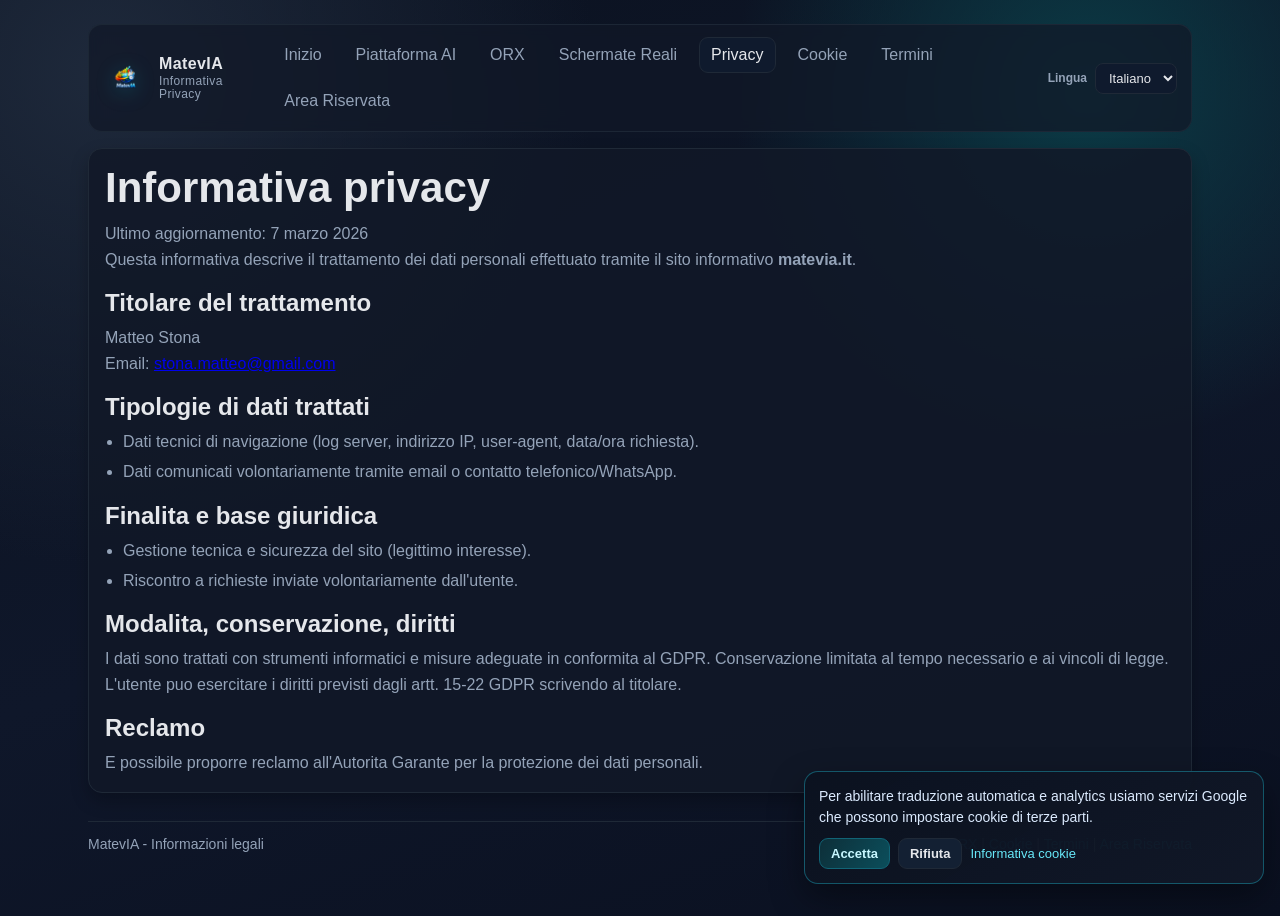
<file: privacy.html>
<!doctype html>
<html lang="it">
<head>
<!-- Google tag (gtag.js) -->
<script async src="https://www.googletagmanager.com/gtag/js?id=G-W8QB4W5BPP"></script>
<script>
  window.dataLayer = window.dataLayer || [];
  function gtag(){dataLayer.push(arguments);}
  gtag('js', new Date());

  gtag('config', 'G-W8QB4W5BPP');
</script>
<meta charset="utf-8">
<meta name="viewport" content="width=device-width, initial-scale=1">
<title>Informativa privacy - MatevIA</title>
<meta name="description" content="Informativa privacy del sito matevia.it: trattamento dati, finalita, diritti dell'interessato e contatti.">
<meta name="robots" content="index,follow,max-image-preview:large">
<meta name="theme-color" content="#0f172a">
<link rel="canonical" href="https://matevia.it/privacy.html">
<link rel="stylesheet" href="/assets/site.css">
<link rel="icon" href="/assets/favicon.ico" sizes="any">
<link rel="icon" type="image/png" sizes="48x48" href="/assets/favicon-48x48.png">
<link rel="apple-touch-icon" sizes="180x180" href="/assets/apple-touch-icon.png">
<link rel="manifest" href="/assets/site.webmanifest">
<meta property="og:locale" content="it_IT">
<meta property="og:type" content="article">
<meta property="og:site_name" content="MatevIA">
<meta property="og:title" content="Informativa privacy - MatevIA">
<meta property="og:description" content="Informativa privacy del sito matevia.it: trattamento dati, finalita, diritti dell'interessato e contatti.">
<meta property="og:url" content="https://matevia.it/privacy.html">
<meta property="og:image" content="https://matevia.it/assets/logo-matevia.png">
<meta property="og:image:alt" content="Logo MatevIA">
<meta name="twitter:card" content="summary_large_image">
<meta name="twitter:title" content="Informativa privacy - MatevIA">
<meta name="twitter:description" content="Informativa privacy del sito matevia.it: trattamento dati, finalita, diritti dell'interessato e contatti.">
<meta name="twitter:image" content="https://matevia.it/assets/logo-matevia.png">
<meta name="matevia-ga4-id" content="G-X006Y6LZE6">
</head>
<body>
<a class="skip-link" href="#main-content">Vai al contenuto principale</a>
<main id="main-content" class="site-wrap" tabindex="-1">
  <header role="banner">
  <nav class="top-nav" aria-label="Navigazione principale">
    <div class="brand-wrap"><img class="brand-logo" src="/assets/logo-matevia.png" alt="Logo MatevIA"><div class="brand">MatevIA <small>Informativa Privacy</small></div></div>
    <div class="nav-links">
      <a href="/index.html">Inizio</a>
      <a href="/piattaforma-ai.html">Piattaforma AI</a>
      <a href="/orx.html">ORX</a>
      <a href="/schermate-reali.html">Schermate Reali</a>
      <a class="active" aria-current="page" href="/privacy.html">Privacy</a>
      <a href="/cookie-policy.html">Cookie</a>
      <a href="/termini-condizioni.html">Termini</a>
      <a href="/ecosystem/">Area Riservata</a>
    </div>
    <div class="lang-tools">
      <label class="lang-label" for="lang-switch">Lingua</label>
      <select id="lang-switch" class="lang-select" data-lang-switch aria-label="Seleziona lingua sito">
        <option value="it">Italiano</option>
        <option value="en">Inglese</option>
      </select>
      <div id="google_translate_element" aria-hidden="true"></div>
    </div>
  </nav>
  </header>

  <section class="card" style="margin-top:16px">
    <h1 style="margin:0 0 10px">Informativa privacy</h1>
    <p class="muted">Ultimo aggiornamento: 7 marzo 2026</p>
    <p>Questa informativa descrive il trattamento dei dati personali effettuato tramite il sito informativo <strong>matevia.it</strong>.</p>

    <h2 class="section-title" style="margin-top:16px">Titolare del trattamento</h2>
    <p>Matteo Stona<br>Email: <a href="mailto:stona.matteo@gmail.com">stona.matteo@gmail.com</a></p>

    <h2 class="section-title" style="margin-top:16px">Tipologie di dati trattati</h2>
    <ul class="list">
      <li>Dati tecnici di navigazione (log server, indirizzo IP, user-agent, data/ora richiesta).</li>
      <li>Dati comunicati volontariamente tramite email o contatto telefonico/WhatsApp.</li>
    </ul>

    <h2 class="section-title" style="margin-top:16px">Finalita e base giuridica</h2>
    <ul class="list">
      <li>Gestione tecnica e sicurezza del sito (legittimo interesse).</li>
      <li>Riscontro a richieste inviate volontariamente dall'utente.</li>
    </ul>

    <h2 class="section-title" style="margin-top:16px">Modalita, conservazione, diritti</h2>
    <p>I dati sono trattati con strumenti informatici e misure adeguate in conformita al GDPR. Conservazione limitata al tempo necessario e ai vincoli di legge. L'utente puo esercitare i diritti previsti dagli artt. 15-22 GDPR scrivendo al titolare.</p>

    <h2 class="section-title" style="margin-top:16px">Reclamo</h2>
    <p>E possibile proporre reclamo all'Autorita Garante per la protezione dei dati personali.</p>
  </section>

  <footer role="contentinfo">
    <span>MatevIA - Informazioni legali</span>
    <span>
      <a href="/index.html">Inizio</a> |
      <a href="/orx.html">ORX</a> |
      <a href="/cookie-policy.html">Cookie</a> |
      <a href="/termini-condizioni.html">Termini</a> |
      <a href="/ecosystem/">Area Riservata</a>
    </span>
  </footer>
</main>
<script src="/assets/consent.js" defer></script>
<script src="/assets/translator.js" defer></script>
<script src="/assets/analytics.js" defer></script>
</body>
</html>
</file>
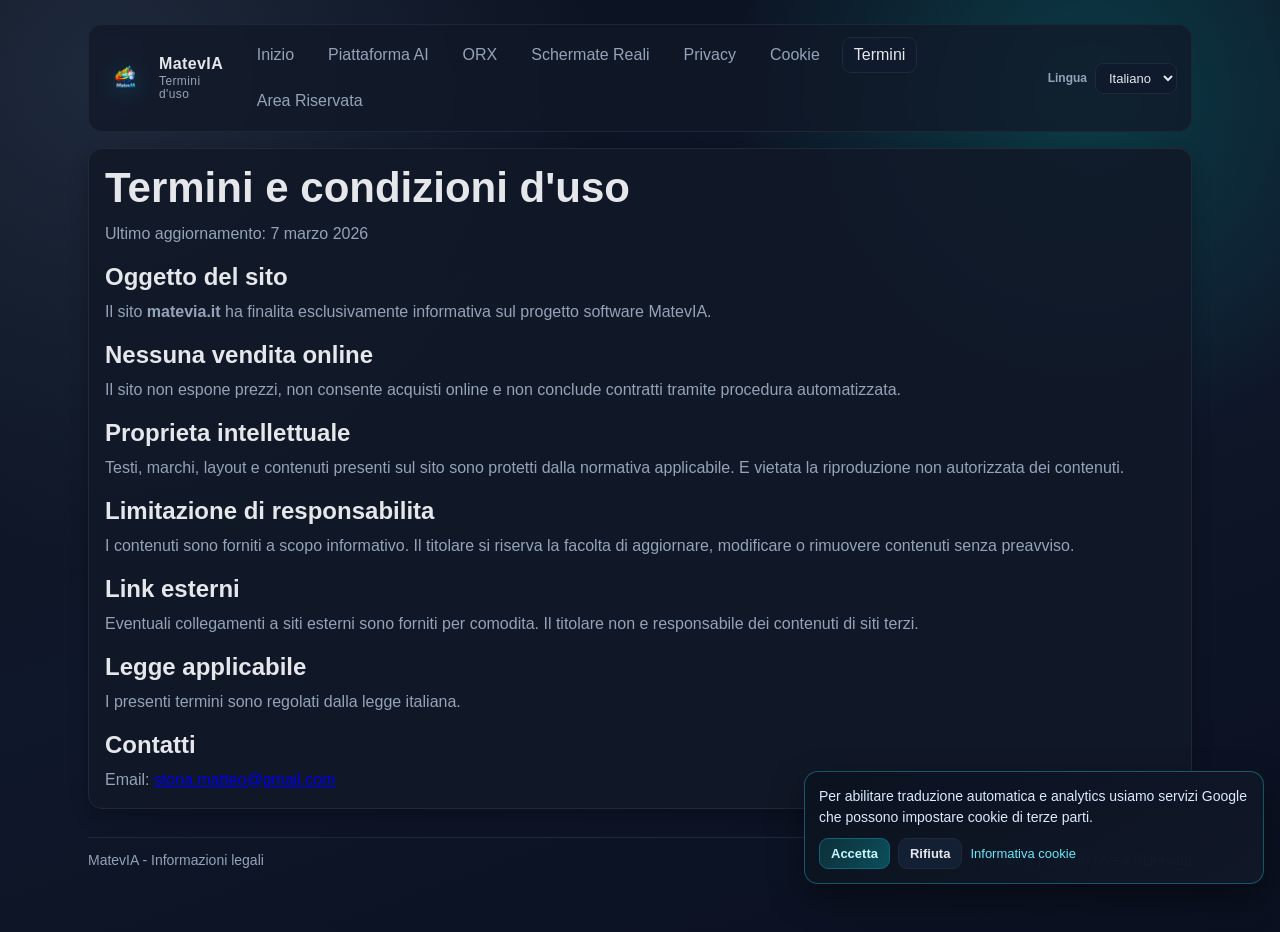
<file: termini-condizioni.html>
<!doctype html>
<html lang="it">
<head>
<!-- Google tag (gtag.js) -->
<script async src="https://www.googletagmanager.com/gtag/js?id=G-W8QB4W5BPP"></script>
<script>
  window.dataLayer = window.dataLayer || [];
  function gtag(){dataLayer.push(arguments);}
  gtag('js', new Date());

  gtag('config', 'G-W8QB4W5BPP');
</script>
<meta charset="utf-8">
<meta name="viewport" content="width=device-width, initial-scale=1">
<title>Termini e condizioni - MatevIA</title>
<meta name="description" content="Termini e condizioni d'uso del sito informativo matevia.it dedicato al progetto software MatevIA.">
<meta name="robots" content="index,follow,max-image-preview:large">
<meta name="theme-color" content="#0f172a">
<link rel="canonical" href="https://matevia.it/termini-condizioni.html">
<link rel="stylesheet" href="/assets/site.css">
<link rel="icon" href="/assets/favicon.ico" sizes="any">
<link rel="icon" type="image/png" sizes="48x48" href="/assets/favicon-48x48.png">
<link rel="apple-touch-icon" sizes="180x180" href="/assets/apple-touch-icon.png">
<link rel="manifest" href="/assets/site.webmanifest">
<meta property="og:locale" content="it_IT">
<meta property="og:type" content="article">
<meta property="og:site_name" content="MatevIA">
<meta property="og:title" content="Termini e condizioni - MatevIA">
<meta property="og:description" content="Termini e condizioni d'uso del sito informativo matevia.it dedicato al progetto software MatevIA.">
<meta property="og:url" content="https://matevia.it/termini-condizioni.html">
<meta property="og:image" content="https://matevia.it/assets/logo-matevia.png">
<meta property="og:image:alt" content="Logo MatevIA">
<meta name="twitter:card" content="summary_large_image">
<meta name="twitter:title" content="Termini e condizioni - MatevIA">
<meta name="twitter:description" content="Termini e condizioni d'uso del sito informativo matevia.it dedicato al progetto software MatevIA.">
<meta name="twitter:image" content="https://matevia.it/assets/logo-matevia.png">
<meta name="matevia-ga4-id" content="G-X006Y6LZE6">
</head>
<body>
<a class="skip-link" href="#main-content">Vai al contenuto principale</a>
<main id="main-content" class="site-wrap" tabindex="-1">
  <header role="banner">
  <nav class="top-nav" aria-label="Navigazione principale">
    <div class="brand-wrap"><img class="brand-logo" src="/assets/logo-matevia.png" alt="Logo MatevIA"><div class="brand">MatevIA <small>Termini d'uso</small></div></div>
    <div class="nav-links">
      <a href="/index.html">Inizio</a>
      <a href="/piattaforma-ai.html">Piattaforma AI</a>
      <a href="/orx.html">ORX</a>
      <a href="/schermate-reali.html">Schermate Reali</a>
      <a href="/privacy.html">Privacy</a>
      <a href="/cookie-policy.html">Cookie</a>
      <a class="active" aria-current="page" href="/termini-condizioni.html">Termini</a>
      <a href="/ecosystem/">Area Riservata</a>
    </div>
    <div class="lang-tools">
      <label class="lang-label" for="lang-switch">Lingua</label>
      <select id="lang-switch" class="lang-select" data-lang-switch aria-label="Seleziona lingua sito">
        <option value="it">Italiano</option>
        <option value="en">Inglese</option>
      </select>
      <div id="google_translate_element" aria-hidden="true"></div>
    </div>
  </nav>
  </header>

  <section class="card" style="margin-top:16px">
    <h1 style="margin:0 0 10px">Termini e condizioni d'uso</h1>
    <p class="muted">Ultimo aggiornamento: 7 marzo 2026</p>

    <h2 class="section-title" style="margin-top:16px">Oggetto del sito</h2>
    <p>Il sito <strong>matevia.it</strong> ha finalita esclusivamente informativa sul progetto software MatevIA.</p>

    <h2 class="section-title" style="margin-top:16px">Nessuna vendita online</h2>
    <p>Il sito non espone prezzi, non consente acquisti online e non conclude contratti tramite procedura automatizzata.</p>

    <h2 class="section-title" style="margin-top:16px">Proprieta intellettuale</h2>
    <p>Testi, marchi, layout e contenuti presenti sul sito sono protetti dalla normativa applicabile. E vietata la riproduzione non autorizzata dei contenuti.</p>

    <h2 class="section-title" style="margin-top:16px">Limitazione di responsabilita</h2>
    <p>I contenuti sono forniti a scopo informativo. Il titolare si riserva la facolta di aggiornare, modificare o rimuovere contenuti senza preavviso.</p>

    <h2 class="section-title" style="margin-top:16px">Link esterni</h2>
    <p>Eventuali collegamenti a siti esterni sono forniti per comodita. Il titolare non e responsabile dei contenuti di siti terzi.</p>

    <h2 class="section-title" style="margin-top:16px">Legge applicabile</h2>
    <p>I presenti termini sono regolati dalla legge italiana.</p>

    <h2 class="section-title" style="margin-top:16px">Contatti</h2>
    <p>Email: <a href="mailto:stona.matteo@gmail.com">stona.matteo@gmail.com</a></p>
  </section>

  <footer role="contentinfo">
    <span>MatevIA - Informazioni legali</span>
    <span>
      <a href="/index.html">Inizio</a> |
      <a href="/orx.html">ORX</a> |
      <a href="/privacy.html">Privacy</a> |
      <a href="/cookie-policy.html">Cookie</a> |
      <a href="/ecosystem/">Area Riservata</a>
    </span>
  </footer>
</main>
<script src="/assets/consent.js" defer></script>
<script src="/assets/translator.js" defer></script>
<script src="/assets/analytics.js" defer></script>
</body>
</html>
</file>
<file: assets/site.css>
:root{
  --bg:#0f172a;
  --bg-alt:#0b1220;
  --surface:#111827;
  --surface-2:#172030;
  --line:#1f2937;
  --text:#e5e7eb;
  --muted:#94a3b8;
  --accent:#06b6d4;
  --accent-soft:#0e2230;
  --ok:#22c55e;
  --warn:#f59e0b;
}
*{box-sizing:border-box}
html,body{margin:0;padding:0}
.skip-link{
  position:absolute;
  top:8px;
  left:16px;
  z-index:11000;
  padding:9px 12px;
  border:1px solid #22d3ee;
  border-radius:10px;
  background:#0b1220;
  color:#dff7fb;
  text-decoration:none;
  font-weight:600;
  transform:translateY(-180%);
  transition:transform .16s ease;
}
.skip-link:focus-visible{
  transform:translateY(0);
  outline:none;
}
body{
  font-family:"Space Grotesk","Manrope","Segoe UI",sans-serif;
  color:var(--text);
  background:
    radial-gradient(circle at 8% 8%, #1e293b 0%, transparent 34%),
    radial-gradient(circle at 85% 10%, #0b3b46 0%, transparent 26%),
    linear-gradient(160deg, #0b1220 0%, #0f172a 52%, #0a1020 100%);
  min-height:100vh;
}
.site-wrap{max-width:1140px;margin:0 auto;padding:24px 18px 64px}
.top-nav{
  display:flex;align-items:center;justify-content:space-between;gap:14px;
  background:rgba(17,24,39,.72);backdrop-filter:blur(6px);
  border:1px solid rgba(31,41,55,.9);border-radius:14px;padding:12px 14px;
}
.brand-wrap{display:flex;align-items:center;gap:10px;min-width:0}
.brand-logo{width:46px;height:46px;object-fit:contain;filter:drop-shadow(0 4px 10px rgba(6,182,212,.25))}
.brand{font-weight:700;letter-spacing:.4px;line-height:1.1}
.brand small{display:block;color:var(--muted);font-weight:500;font-size:12px;margin-top:2px}
.nav-links{display:flex;gap:10px;flex-wrap:wrap}
.nav-links a{
  color:var(--muted);text-decoration:none;padding:8px 11px;border-radius:9px;
  border:1px solid transparent;transition:.2s ease;
}
.nav-links a:hover,.nav-links a.active{color:var(--text);border-color:var(--line);background:#0f1a2d}
.nav-links a:focus-visible{
  color:var(--text);
  border-color:var(--line);
  background:#0f1a2d;
}
.hero{
  margin-top:16px;border:1px solid var(--line);border-radius:20px;padding:28px;
  background:linear-gradient(140deg,#0f172a 0%,#111827 55%,#0c1628 100%);
  box-shadow:0 18px 36px rgba(0,0,0,.34);
}
.hero-head{display:flex;align-items:center;gap:14px;margin-bottom:10px}
.hero-logo{width:72px;height:72px;object-fit:contain;filter:drop-shadow(0 10px 16px rgba(6,182,212,.2))}
.badges{display:flex;gap:8px;flex-wrap:wrap;margin-bottom:12px}
.badge{font-size:12px;color:var(--accent);background:var(--accent-soft);border:1px solid #0f5563;padding:5px 9px;border-radius:999px}
h1{margin:0;font-size:42px;line-height:1.1}
.lead{color:var(--muted);font-size:19px;line-height:1.55;max-width:840px;margin:12px 0 0}
.hero-subbrand{
  margin:4px 0 0;
  color:#9ac7d5;
  font-size:13px;
  font-weight:600;
  letter-spacing:.3px;
}
.orx-signature{
  margin-top:14px;
  width:fit-content;
  border:1px solid rgba(6,182,212,.34);
  border-radius:12px;
  padding:8px 12px;
  background:rgba(14,34,48,.55);
}
.orx-signature-main{
  display:block;
  font-size:20px;
  font-weight:700;
  letter-spacing:.6px;
  color:#cffafe;
  line-height:1.1;
}
.orx-signature small{
  display:block;
  margin-top:2px;
  color:#93c5fd;
  font-size:11px;
  letter-spacing:.35px;
  text-transform:none;
}
.cta-row{display:flex;gap:10px;flex-wrap:wrap;margin-top:18px}
.btn{
  display:inline-block;padding:10px 14px;border-radius:10px;text-decoration:none;
  border:1px solid var(--line);color:var(--text);background:#132033;font-weight:600
}
.btn.primary{background:linear-gradient(120deg,#0d2f39,#0b4e5b);border-color:#116476;color:#c8f7ff}
.btn:hover{filter:brightness(1.08)}
.grid{display:grid;gap:14px}
.grid.cols-3{grid-template-columns:repeat(3,minmax(0,1fr))}
.grid.cols-2{grid-template-columns:repeat(2,minmax(0,1fr))}
.card{
  border:1px solid var(--line);background:rgba(17,24,39,.85);border-radius:14px;
  padding:16px;box-shadow:0 8px 18px rgba(0,0,0,.24)
}
.card h2,.card h3{margin:0 0 8px}
.card p{margin:0;color:var(--muted);line-height:1.62}
.kpi{font-size:32px;font-weight:700;color:#dff7fb;margin:4px 0}
.kpi-note{font-size:13px;color:#7dd3fc}
.section-title{margin:24px 0 10px;font-size:24px}
.list{margin:0;padding-left:18px;color:var(--muted);line-height:1.65}
.list li{margin:4px 0}
.architecture-block{
  margin-top:14px;
  border-color:rgba(34,197,94,.28);
  background:
    radial-gradient(circle at 90% 12%, rgba(34,197,94,.14) 0%, transparent 35%),
    radial-gradient(circle at 8% 85%, rgba(6,182,212,.12) 0%, transparent 36%),
    linear-gradient(150deg, rgba(10,18,32,.97) 0%, rgba(17,24,39,.95) 58%, rgba(11,19,36,.95) 100%);
}
.arch-kicker{
  margin:0;
  font-size:12px;
  letter-spacing:.8px;
  text-transform:uppercase;
  color:#86efac;
  font-weight:700;
}
.arch-title{
  margin:6px 0 8px;
  font-size:30px;
  line-height:1.15;
  color:#f0fdf4;
}
.arch-lead{
  margin:0;
  color:#d5f6ff;
  font-size:17px;
  line-height:1.55;
  max-width:900px;
}
.arch-list{
  margin-top:12px;
  list-style:none;
  padding-left:0;
}
.arch-list li{
  display:flex;
  align-items:flex-start;
  gap:10px;
}
.arch-icon{
  display:inline-flex;
  align-items:center;
  padding:2px 7px;
  margin-right:6px;
  border:1px solid rgba(34,211,238,.35);
  border-radius:999px;
  background:rgba(6,182,212,.12);
  color:#67e8f9;
  font-size:11px;
  font-weight:700;
  letter-spacing:.4px;
  vertical-align:middle;
}
.arch-check{
  color:#22c55e;
  font-weight:700;
  line-height:1.45;
  margin-top:1px;
  flex:0 0 auto;
}
.orx-core{
  margin-top:16px;
}
.orx-heading{
  margin:7px 0 10px;
  font-size:34px;
  line-height:1.1;
  color:#f4fbff;
}
.orx-heading small{
  display:block;
  margin-top:4px;
  font-size:13px;
  font-weight:600;
  color:#9ac7d5;
}
.table{width:100%;border-collapse:collapse;font-size:14px}
.table th,.table td{border:1px solid var(--line);padding:10px;vertical-align:top}
.table th{background:#0b1220;color:#c8f7ff;text-align:left}
.muted{color:var(--muted)}
.code{
  background:#0b1220;border:1px solid var(--line);border-radius:12px;padding:12px;
  overflow:auto;color:#cde8ee;font-family:"Cascadia Code","Consolas",monospace;font-size:13px;line-height:1.55
}
footer{margin-top:28px;padding-top:14px;border-top:1px solid var(--line);display:flex;justify-content:space-between;gap:10px;flex-wrap:wrap;color:var(--muted);font-size:14px}
footer a{color:var(--accent);text-decoration:none}
footer a:hover{text-decoration:underline}

.ecosystem-page .top-nav{
  border-color:rgba(56,189,248,.22);
}
.ecosystem-login-shell{
  margin-top:16px;
  display:grid;
  grid-template-columns:minmax(0,1.35fr) minmax(320px,.65fr);
  gap:18px;
  align-items:stretch;
  border:1px solid rgba(56,189,248,.24);
  border-radius:20px;
  padding:28px;
  background:
    radial-gradient(circle at 80% 10%, rgba(124,58,237,.16) 0%, transparent 32%),
    linear-gradient(140deg,#0f172a 0%,#111827 55%,#0c1628 100%);
  box-shadow:0 18px 36px rgba(0,0,0,.34);
}
.ecosystem-login-copy{
  display:flex;
  flex-direction:column;
  justify-content:center;
}
.ecosystem-login-intro p{
  margin:10px 0 0;
  color:var(--muted);
  font-size:17px;
  line-height:1.62;
}
.ecosystem-login-intro p:first-child{
  color:#dff7fb;
  font-weight:700;
}
.ecosystem-kicker{
  margin:0 0 8px;
  color:#a5f3fc;
  font-size:12px;
  font-weight:700;
  letter-spacing:.7px;
  text-transform:uppercase;
}
.ecosystem-login-form{
  display:flex;
  flex-direction:column;
  justify-content:center;
  gap:10px;
  border:1px solid rgba(148,163,184,.18);
  border-radius:14px;
  padding:18px;
  background:rgba(11,18,32,.74);
}
.ecosystem-login-form label{
  color:#dbeafe;
  font-size:14px;
  font-weight:700;
}
.ecosystem-login-form input{
  width:100%;
  border:1px solid var(--line);
  border-radius:10px;
  padding:11px 12px;
  background:#0b1220;
  color:var(--text);
  font:inherit;
}
.ecosystem-login-form input::placeholder{
  color:#64748b;
}
.ecosystem-error{
  min-height:22px;
  margin:0;
  color:#fecaca;
  font-size:14px;
  line-height:1.45;
}
.ecosystem-auth-note{
  margin:0;
  font-size:13px;
}
.ecosystem-private-top{
  display:flex;
  justify-content:space-between;
  gap:12px;
  align-items:center;
  margin:18px 0 0;
}
.ecosystem-logout{
  flex:0 0 auto;
}
.ecosystem-hero{
  margin-top:14px;
  border:1px solid rgba(56,189,248,.24);
  border-radius:20px;
  padding:28px;
  background:
    radial-gradient(circle at 75% 18%, rgba(6,182,212,.18) 0%, transparent 34%),
    linear-gradient(140deg,#0f172a 0%,#111827 58%,#0c1628 100%);
  box-shadow:0 18px 36px rgba(0,0,0,.34);
}
.ecosystem-section{margin-top:24px}
.ecosystem-origins{
  border:1px solid rgba(148,163,184,.22);
  border-radius:16px;
  padding:18px;
  background:
    linear-gradient(150deg, rgba(11,18,32,.72) 0%, rgba(17,24,39,.66) 100%);
}
.ecosystem-origins .section-title{
  margin-top:0;
}
.ecosystem-origin-intro{
  margin:0 0 14px;
  color:#e0f2fe;
  font-size:18px;
  font-weight:700;
  line-height:1.5;
}
.ecosystem-origin-block{
  margin-top:16px;
}
.ecosystem-origin-block h3{
  margin:0 0 8px;
  color:#f8fafc;
  font-size:22px;
}
.ecosystem-origin-block p{
  margin:8px 0 0;
  color:#cbd5e1;
  line-height:1.7;
}
.ecosystem-origin-closing{
  color:#dff7fb !important;
  font-weight:700;
}
.ecosystem-validation-pack{
  border:1px solid rgba(56,189,248,.24);
  border-radius:16px;
  padding:18px;
  background:
    radial-gradient(circle at 95% 0%, rgba(34,211,238,.12) 0%, transparent 34%),
    rgba(17,24,39,.68);
}
.ecosystem-validation-pack .section-title{
  margin-top:0;
}
.ecosystem-pack-intro{
  margin:0 0 14px;
  color:#cbd5e1;
  line-height:1.65;
}
.ecosystem-validation-summary{
  display:grid;
  grid-template-columns:repeat(4,minmax(0,1fr));
  gap:10px;
}
.ecosystem-validation-summary-card{
  border:1px solid rgba(148,163,184,.18);
  border-radius:12px;
  padding:12px;
  background:rgba(11,18,32,.72);
}
.ecosystem-summary-label{
  display:block;
  color:#94a3b8;
  font-size:12px;
  font-weight:700;
  text-transform:uppercase;
  letter-spacing:.5px;
}
.ecosystem-validation-summary-card strong{
  display:block;
  margin-top:5px;
  color:#dff7fb;
  font-size:22px;
}
.ecosystem-validation-summary-card p{
  margin:7px 0 0;
  color:#cbd5e1;
  font-size:13px;
  line-height:1.5;
}
.ecosystem-validation-pack h3{
  margin:18px 0 9px;
  color:#f8fafc;
  font-size:20px;
}
.ecosystem-table-wrap{
  overflow:auto;
  border:1px solid rgba(148,163,184,.2);
  border-radius:12px;
}
.ecosystem-test-table{
  width:100%;
  min-width:840px;
  border-collapse:collapse;
  font-size:13px;
}
.ecosystem-test-table th,
.ecosystem-test-table td{
  border-bottom:1px solid rgba(148,163,184,.16);
  padding:10px;
  text-align:left;
  vertical-align:top;
}
.ecosystem-test-table th{
  background:#0b1220;
  color:#c8f7ff;
  font-size:12px;
  text-transform:uppercase;
  letter-spacing:.45px;
}
.ecosystem-test-table td{
  color:#d1d5db;
  line-height:1.45;
}
.ecosystem-test-table tr:last-child td{
  border-bottom:0;
}
.ecosystem-readiness-grid{
  display:grid;
  grid-template-columns:repeat(2,minmax(0,1fr));
  gap:14px;
  margin-top:16px;
}
.ecosystem-readiness-grid article{
  border:1px solid rgba(148,163,184,.18);
  border-radius:12px;
  padding:14px;
  background:rgba(11,18,32,.58);
}
.ecosystem-source-note{
  margin:14px 0 0;
  color:#94a3b8;
  font-size:12px;
  line-height:1.55;
}
.ecosystem-overview-grid{
  display:grid;
  grid-template-columns:minmax(0,1.25fr) minmax(260px,.75fr);
  gap:16px;
  align-items:center;
}
.ecosystem-media-frame{
  border:1px solid rgba(148,163,184,.26);
  border-radius:14px;
  background:#0b1220;
  overflow:hidden;
}
.ecosystem-image-frame img,.ecosystem-video{
  display:block;
  width:100%;
  height:auto;
}
.ecosystem-image-frame img{
  max-height:520px;
  object-fit:contain;
}
.ecosystem-media-fallback{
  padding:28px;
  color:#cbd5e1;
  line-height:1.55;
  text-align:center;
}
.ecosystem-layers{
  display:grid;
  grid-template-columns:repeat(5,minmax(0,1fr));
  gap:12px;
}
.ecosystem-layer-card{
  border:1px solid rgba(148,163,184,.22);
  border-radius:14px;
  padding:15px;
  background:rgba(17,24,39,.86);
  box-shadow:0 8px 18px rgba(0,0,0,.22);
}
.ecosystem-layer-card h3{
  margin:0 0 7px;
  font-size:22px;
}
.ecosystem-layer-subtitle{
  min-height:46px;
  margin:0 0 10px;
  color:#cbd5e1;
  font-size:14px;
  line-height:1.45;
}
.ecosystem-layer-list{
  margin:0;
  padding-left:17px;
  color:var(--muted);
  font-size:13px;
  line-height:1.55;
}
.layer-orx{border-color:rgba(245,158,11,.44)}
.layer-orx h3{color:#fbbf24}
.layer-core{border-color:rgba(34,211,238,.44)}
.layer-core h3{color:#67e8f9}
.layer-dex{border-color:rgba(59,130,246,.44)}
.layer-dex h3{color:#93c5fd}
.layer-enx{border-color:rgba(34,197,94,.44)}
.layer-enx h3{color:#86efac}
.layer-ai{border-color:rgba(168,85,247,.48)}
.layer-ai h3{color:#d8b4fe}
.ecosystem-flow{
  display:flex;
  flex-wrap:wrap;
  gap:10px;
  align-items:center;
}
.ecosystem-flow span{
  position:relative;
  display:inline-flex;
  align-items:center;
  min-height:38px;
  padding:8px 12px;
  border:1px solid rgba(56,189,248,.28);
  border-radius:999px;
  background:rgba(14,34,48,.62);
  color:#dff7fb;
  font-weight:700;
}
.ecosystem-flow span:not(:last-child)::after{
  content:"->";
  margin-left:10px;
  color:#67e8f9;
}
.ecosystem-flow-copy,.ecosystem-demo-copy{margin-top:12px}
.ecosystem-evidence-grid{
  display:grid;
  grid-template-columns:repeat(2,minmax(0,1fr));
  gap:14px;
}
.ecosystem-evidence-card{
  border:1px solid rgba(56,189,248,.24);
  border-radius:14px;
  padding:16px;
  background:rgba(17,24,39,.86);
  box-shadow:0 8px 18px rgba(0,0,0,.22);
}
.ecosystem-evidence-card h3{
  margin:0 0 6px;
  font-size:22px;
}
.ecosystem-evidence-card h4{
  margin:16px 0 8px;
  color:#e0f2fe;
  font-size:15px;
}
.ecosystem-metrics{
  display:grid;
  grid-template-columns:repeat(2,minmax(0,1fr));
  gap:8px;
  margin:12px 0 0;
}
.ecosystem-metric{
  border:1px solid rgba(148,163,184,.18);
  border-radius:10px;
  padding:9px;
  background:rgba(11,18,32,.7);
}
.ecosystem-metric dt{
  color:#94a3b8;
  font-size:12px;
}
.ecosystem-metric dd{
  margin:3px 0 0;
  color:#e5e7eb;
  font-weight:700;
}
.ecosystem-timeline{
  margin:0;
  padding-left:20px;
  color:#cbd5e1;
  line-height:1.65;
}
.ecosystem-timeline li{margin:5px 0}
.ecosystem-evidence-text{
  margin:14px 0 0;
  color:var(--muted);
  line-height:1.62;
}
.ecosystem-strategic{
  border:1px solid rgba(245,158,11,.34);
  border-radius:16px;
  padding:18px;
  background:
    radial-gradient(circle at 100% 0%, rgba(245,158,11,.12) 0%, transparent 36%),
    rgba(17,24,39,.62);
}
.ecosystem-validation-list{
  display:grid;
  grid-template-columns:repeat(2,minmax(0,1fr));
  gap:8px 18px;
  margin:0;
  padding-left:18px;
  color:#cbd5e1;
  line-height:1.55;
}
.ecosystem-decision-callout{
  margin-top:16px;
  display:grid;
  gap:5px;
  width:fit-content;
  border:1px solid rgba(245,158,11,.44);
  border-radius:14px;
  padding:14px 16px;
  background:rgba(120,53,15,.18);
}
.ecosystem-decision-callout strong{
  color:#fde68a;
  font-size:24px;
}
.ecosystem-decision-callout span{color:#f8fafc}
.ecosystem-foundation{
  display:flex;
  flex-wrap:wrap;
  gap:9px;
}
.ecosystem-foundation span{
  border:1px solid rgba(56,189,248,.28);
  border-radius:999px;
  padding:8px 11px;
  background:rgba(14,34,48,.58);
  color:#dff7fb;
  font-weight:700;
  font-size:13px;
}
.ecosystem-private-notice{
  margin-top:24px;
  border:1px solid rgba(245,158,11,.32);
  border-radius:14px;
  padding:14px 16px;
  background:rgba(120,53,15,.13);
}
.ecosystem-private-notice p{
  margin:0;
  color:#fde68a;
  line-height:1.55;
}

:where(a,button,input,select,textarea):focus-visible{
  outline:2px solid #22d3ee;
  outline-offset:2px;
}
.btn:focus-visible,
.cookie-btn:focus-visible,
.cookie-link:focus-visible{
  outline-offset:3px;
}

.reveal{opacity:0;transform:translateY(10px);animation:rise .55s ease forwards}
.reveal:nth-child(2){animation-delay:.08s}
.reveal:nth-child(3){animation-delay:.16s}
.reveal:nth-child(4){animation-delay:.24s}
@keyframes rise{to{opacity:1;transform:none}}

.workflow-steps{
  display:grid;
  gap:12px;
  grid-template-columns:repeat(5,minmax(0,1fr));
}
.workflow-step{
  min-height:154px;
}
.compact-steps .workflow-step{
  min-height:122px;
}
.step-label{
  margin:0 0 8px;
  color:#67e8f9 !important;
  font-size:12px;
  letter-spacing:.55px;
  text-transform:uppercase;
  font-weight:700;
}

.proof-card{
  margin-top:4px;
}
.proof-grid{
  display:grid;
  gap:14px;
  grid-template-columns:minmax(240px,.95fr) minmax(0,1.8fr);
  align-items:start;
}
.proof-grid.compact-proof{
  grid-template-columns:minmax(220px,.86fr) minmax(0,1.35fr);
}
.proof-grid.visual-proof{
  grid-template-columns:repeat(2,minmax(0,1fr));
}
.proof-compact,
.proof-main{
  margin:0;
}
.proof-compact img,
.proof-main img{
  display:block;
  width:100%;
  height:auto;
  border-radius:10px;
  border:1px solid rgba(148,163,184,.32);
}
.proof-compact img{
  max-height:210px;
  object-fit:cover;
}
.proof-main img{
  max-height:430px;
  object-fit:contain;
  background:#0b1220;
}
.proof-compact figcaption,
.proof-main figcaption{
  margin-top:8px;
  color:#bcd0e1;
  font-size:13px;
  line-height:1.5;
}
.proof-image-trigger{
  display:block;
  width:100%;
  margin:0;
  padding:0;
  border:0;
  border-radius:10px;
  background:transparent;
  cursor:zoom-in;
  text-align:left;
}
.proof-image-trigger:focus-visible{
  outline:2px solid #22d3ee;
  outline-offset:3px;
}

.closing-card{
  margin-top:16px;
}
.e2e-summary-card{
  margin-top:16px;
  border-color:rgba(34,211,238,.35);
}
.section-title-inline{
  margin:0 0 8px;
}
.e2e-result{
  margin-top:10px !important;
  color:#bff6ff !important;
  font-weight:700;
}

.lightbox{
  position:fixed;
  inset:0;
  z-index:10000;
}
.lightbox-overlay{
  position:absolute;
  inset:0;
  display:flex;
  align-items:center;
  justify-content:center;
  padding:16px;
  background:rgba(3,8,20,.82);
}
.lightbox-dialog{
  position:relative;
  width:min(1160px,100%);
  max-height:min(94vh,940px);
  padding:16px;
  border:1px solid rgba(56,189,248,.32);
  border-radius:14px;
  background:linear-gradient(150deg, rgba(10,18,32,.98) 0%, rgba(17,24,39,.98) 100%);
  box-shadow:0 18px 42px rgba(0,0,0,.45);
  overflow:auto;
}
.lightbox-title{
  margin:0 46px 10px 0;
  color:#d6e7f5;
  font-size:14px;
  line-height:1.45;
}
.lightbox-dialog img{
  display:block;
  width:100%;
  height:auto;
  border-radius:10px;
  border:1px solid rgba(148,163,184,.35);
}
.lightbox-close{
  position:absolute;
  top:10px;
  right:10px;
  width:34px;
  height:34px;
  border-radius:10px;
  border:1px solid var(--line);
  background:#132033;
  color:var(--text);
  font-weight:700;
  cursor:pointer;
}
.lightbox-close:hover{filter:brightness(1.08)}
.lightbox-close:focus-visible{
  outline:2px solid #22d3ee;
  outline-offset:2px;
}
body.lightbox-open{
  overflow:hidden;
}

.showcase-intro{
  margin-top:16px;
  border:1px solid var(--line);
  border-radius:22px;
  padding:30px;
  background:
    radial-gradient(circle at 85% 20%, rgba(6,182,212,.22) 0%, transparent 34%),
    radial-gradient(circle at 10% 90%, rgba(14,34,48,.9) 0%, transparent 38%),
    linear-gradient(145deg,#0e172a 0%,#111827 58%,#0b1324 100%);
  box-shadow:0 20px 38px rgba(0,0,0,.35);
}
.showcase-intro h1{max-width:900px}
.showcase-page .brand-logo{width:52px;height:52px}
.showcase-page .hero-logo{width:80px;height:80px}
.showcase-note{
  margin:14px 0 0;
  padding:12px 14px;
  border-radius:12px;
  border:1px solid rgba(245,158,11,.45);
  background:rgba(245,158,11,.1);
  color:#fde68a;
  font-size:14px;
  line-height:1.55;
}

.shots{
  margin-top:18px;
  display:grid;
  gap:16px;
}
.shot-card{
  position:relative;
  overflow:hidden;
  border:1px solid rgba(56,189,248,.25);
  border-radius:18px;
  padding:14px;
  background:linear-gradient(155deg, rgba(15,23,42,.96) 0%, rgba(17,24,39,.92) 55%, rgba(11,18,32,.92) 100%);
  box-shadow:0 14px 30px rgba(0,0,0,.33);
  display:grid;
  gap:16px;
  grid-template-columns:1fr;
  align-items:start;
}
.shot-card:nth-child(even){grid-template-columns:1fr}
.shot-card:nth-child(even) .shot-media-link{order:2}
.shot-card::before{
  content:"";
  position:absolute;
  inset:-1px;
  background:linear-gradient(115deg, rgba(56,189,248,.35), rgba(34,197,94,.14), transparent 60%);
  pointer-events:none;
}
.shot-media{
  position:relative;
  z-index:1;
  min-height:0;
  border-radius:13px;
  overflow:hidden;
  border:1px solid rgba(148,163,184,.25);
  background:#0b1220;
}
.shot-media img{
  width:100%;
  height:auto;
  max-height:560px;
  object-fit:contain;
  display:block;
  transition:filter .25s ease;
}
.shot-card:hover .shot-media img{
  filter:saturate(1.04) contrast(1.02);
}
.shot-copy{
  position:relative;
  z-index:1;
  order:1;
  display:flex;
  flex-direction:column;
  justify-content:center;
  gap:10px;
  padding:8px;
}
.shot-step{
  display:inline-flex;
  align-items:center;
  gap:8px;
  width:fit-content;
  padding:5px 10px;
  border-radius:999px;
  border:1px solid rgba(56,189,248,.42);
  color:#a5f3fc;
  font-size:12px;
  letter-spacing:.6px;
  text-transform:uppercase;
  background:rgba(14,34,48,.72);
}
.shot-copy h3{
  margin:0;
  font-size:30px;
  line-height:1.12;
  color:#eef7ff;
}
.shot-copy p{
  margin:0;
  color:#bfd0df;
  font-size:17px;
  line-height:1.55;
}
@media(max-width:980px){
  h1{font-size:34px}
  .lead{font-size:17px}
  .grid.cols-3,.grid.cols-2{grid-template-columns:1fr}
  .workflow-steps{grid-template-columns:repeat(2,minmax(0,1fr))}
  .proof-grid{grid-template-columns:1fr}
  .proof-grid.compact-proof,.proof-grid.visual-proof{grid-template-columns:1fr}
  .shot-card,.shot-card:nth-child(even){grid-template-columns:1fr}
  .shot-card:nth-child(even) .shot-media-link{order:2}
  .shot-copy h3{font-size:25px}
  .ecosystem-login-shell,
  .ecosystem-overview-grid,
  .ecosystem-evidence-grid{grid-template-columns:1fr}
  .ecosystem-validation-summary,
  .ecosystem-readiness-grid{grid-template-columns:repeat(2,minmax(0,1fr))}
  .ecosystem-layers{grid-template-columns:repeat(2,minmax(0,1fr))}
  .ecosystem-layer-subtitle{min-height:0}
}
@media(max-width:760px){
  .top-nav{flex-direction:column;align-items:flex-start}
  .hero-head{align-items:flex-start}
  .showcase-intro{padding:22px}
  .showcase-page .brand-logo{width:44px;height:44px}
  .showcase-page .hero-logo{width:68px;height:68px}
  .shot-copy p{font-size:16px}
  .workflow-steps{grid-template-columns:1fr}
  .orx-heading{font-size:28px}
  .lightbox-overlay{padding:10px}
  .lightbox-dialog{padding:12px}
  .lightbox-title{margin-right:38px}
  .ecosystem-login-shell,
  .ecosystem-hero{padding:22px}
  .ecosystem-private-top{align-items:flex-start;flex-direction:column}
  .ecosystem-layers,
  .ecosystem-metrics,
  .ecosystem-validation-summary,
  .ecosystem-readiness-grid,
  .ecosystem-validation-list{grid-template-columns:1fr}
  .ecosystem-flow{align-items:flex-start;flex-direction:column}
  .ecosystem-flow span:not(:last-child)::after{content:none}
}






.shot-media-link{
  display:block;
  order:2;
  cursor:zoom-in;
}
.shot-media-link:focus-visible{
  outline:2px solid #22d3ee;
  outline-offset:2px;
  border-radius:13px;
}








.lang-tools{
  display:flex;
  align-items:center;
  gap:8px;
  margin-left:auto;
}
.lang-label{
  color:var(--muted);
  font-size:12px;
  font-weight:600;
}
.lang-select{
  border:1px solid var(--line);
  border-radius:8px;
  padding:6px 9px;
  background:#0f1a2d;
  color:var(--text);
  font-family:inherit;
  font-size:13px;
}
.lang-select:focus-visible{
  outline:2px solid var(--accent);
  outline-offset:2px;
}
#google_translate_element{
  position:absolute;
  width:1px;
  height:1px;
  overflow:hidden;
  clip:rect(0 0 0 0);
  clip-path:inset(50%);
  white-space:nowrap;
}
.goog-te-banner-frame.skiptranslate,
body > .skiptranslate{
  display:none !important;
}
body{top:0 !important}

@media(max-width:760px){
  .lang-tools{margin-left:0}
}



.cookie-consent{
  position:fixed;
  right:16px;
  bottom:16px;
  z-index:9999;
  width:min(460px, calc(100% - 32px));
  border:1px solid rgba(34,211,238,.35);
  border-radius:14px;
  background:linear-gradient(150deg, rgba(11,18,32,.98) 0%, rgba(17,24,39,.97) 100%);
  box-shadow:0 14px 34px rgba(0,0,0,.38);
  padding:14px;
}
.cookie-consent-text{
  margin:0;
  color:#dbeafe;
  font-size:14px;
  line-height:1.5;
}
.cookie-consent-actions{
  display:flex;
  align-items:center;
  gap:8px;
  flex-wrap:wrap;
  margin-top:10px;
}
.cookie-btn{
  border:1px solid var(--line);
  border-radius:9px;
  padding:7px 11px;
  background:#132033;
  color:var(--text);
  font-family:inherit;
  font-size:13px;
  font-weight:600;
  cursor:pointer;
}
.cookie-btn-primary{
  background:linear-gradient(120deg,#0d2f39,#0b4e5b);
  border-color:#116476;
  color:#c8f7ff;
}
.cookie-btn:hover{filter:brightness(1.08)}
.cookie-link{
  color:#67e8f9;
  text-decoration:none;
  font-size:13px;
}
.cookie-link:hover{text-decoration:underline}

@media(max-width:760px){
  .cookie-consent{
    left:12px;
    right:12px;
    bottom:12px;
    width:auto;
  }
}

@media (prefers-reduced-motion: reduce){
  html:focus-within{
    scroll-behavior:auto;
  }
  *,*::before,*::after{
    animation-duration:0.01ms !important;
    animation-iteration-count:1 !important;
    transition-duration:0.01ms !important;
    scroll-behavior:auto !important;
  }
  .reveal{
    opacity:1;
    transform:none;
    animation:none;
  }
  .skip-link{
    transition:none;
  }
}
</file>
<file: assets/public-home.css>
body.public-home-page{margin:0;background:#05070b;color:#f7f9fc;font-family:Inter,ui-sans-serif,system-ui,-apple-system,BlinkMacSystemFont,"Segoe UI",sans-serif}.public-home-page *{box-sizing:border-box}.public-home-page a{color:inherit}.public-shell{width:min(1500px,calc(100% - 40px));margin:0 auto}.public-nav{position:sticky;top:0;z-index:100;display:flex;align-items:center;justify-content:space-between;gap:24px;padding:18px 0;background:linear-gradient(180deg,rgba(5,7,11,.96),rgba(5,7,11,.78));backdrop-filter:blur(18px);border-bottom:1px solid rgba(126,164,255,.12)}.public-brand{display:flex;align-items:center;gap:12px;text-decoration:none;font-weight:800;letter-spacing:-.02em}.public-brand img{width:42px;height:42px;object-fit:contain}.public-brand span{font-size:21px}.public-brand .ia{color:#80b9ff;text-shadow:0 0 18px rgba(73,149,255,.35)}.public-nav-links{display:flex;align-items:center;gap:20px}.public-nav-links a{text-decoration:none;color:#b9c4d6;font-size:14px;font-weight:700}.public-nav-links a:hover,.public-nav-links a:focus-visible{color:#fff}.public-nav-cta{padding:11px 16px;border:1px solid rgba(126,164,255,.32);border-radius:999px;background:rgba(12,22,38,.72);color:#eef5ff!important}.public-hero{position:relative;min-height:760px;display:grid;grid-template-columns:minmax(0,1.02fr) minmax(420px,.98fr);gap:60px;align-items:center;padding:92px 0 84px;overflow:hidden}.public-hero::before{content:"";position:absolute;inset:5% -15% auto 35%;height:540px;background:radial-gradient(circle,rgba(54,137,255,.22),transparent 66%);filter:blur(8px);pointer-events:none}.public-kicker{margin:0 0 18px;color:#8fc3ff;font-size:13px;font-weight:800;letter-spacing:.16em;text-transform:uppercase}.public-hero h1{max-width:850px;margin:0;font-size:clamp(54px,7vw,104px);line-height:.94;letter-spacing:-.065em}.public-hero h1 span{display:block;color:#9dc9ff}.public-hero-copy>p:not(.public-kicker){max-width:720px;margin:28px 0 0;color:#b5c0d1;font-size:clamp(19px,1.55vw,24px);line-height:1.6}.public-actions{display:flex;flex-wrap:wrap;gap:13px;margin-top:34px}.public-btn{display:inline-flex;align-items:center;justify-content:center;min-height:50px;padding:13px 20px;border:1px solid rgba(140,177,231,.25);border-radius:999px;text-decoration:none;font-weight:800;background:rgba(10,17,29,.76);transition:.2s ease}.public-btn:hover,.public-btn:focus-visible{transform:translateY(-2px);border-color:rgba(112,179,255,.62);box-shadow:0 18px 45px rgba(33,111,218,.16)}.public-btn.primary{background:linear-gradient(135deg,#2d78e8,#6aa9ff);color:#fff;border-color:transparent}.public-hero-visual{position:relative;min-height:560px;display:grid;place-items:center}.public-orbit{position:absolute;border:1px solid rgba(109,164,255,.18);border-radius:50%;animation:public-spin 28s linear infinite}.public-orbit.one{width:500px;height:500px}.public-orbit.two{width:390px;height:390px;animation-direction:reverse;animation-duration:22s}.public-orbit.three{width:280px;height:280px;animation-duration:18s}.public-core{position:relative;z-index:2;width:190px;height:190px;display:grid;place-items:center;border:1px solid rgba(136,189,255,.38);border-radius:50%;background:radial-gradient(circle at 38% 34%,rgba(75,155,255,.38),rgba(8,16,30,.95) 62%);box-shadow:0 0 80px rgba(56,139,255,.28),inset 0 0 32px rgba(112,183,255,.18);text-align:center}.public-core strong{display:block;font-size:42px;letter-spacing:.08em}.public-core small{display:block;margin-top:5px;color:#9cb0c9;font-weight:700}.public-node{position:absolute;z-index:3;display:grid;place-items:center;min-width:122px;padding:14px 16px;border:1px solid rgba(126,164,255,.22);border-radius:16px;background:rgba(8,14,25,.88);box-shadow:0 18px 60px rgba(0,0,0,.28);text-align:center}.public-node strong{font-size:14px}.public-node small{margin-top:3px;color:#8ea0b7;font-size:11px}.public-node.n1{top:4%;left:43%}.public-node.n2{top:24%;right:0}.public-node.n3{bottom:22%;right:3%}.public-node.n4{bottom:3%;left:39%}.public-node.n5{bottom:22%;left:1%}.public-node.n6{top:24%;left:0}.public-section{padding:105px 0;border-top:1px solid rgba(126,164,255,.1)}.public-section-heading{display:grid;grid-template-columns:minmax(0,1fr) minmax(300px,.56fr);gap:48px;align-items:end;margin-bottom:44px}.public-section-heading h2{max-width:900px;margin:0;font-size:clamp(40px,5.2vw,72px);line-height:1.02;letter-spacing:-.055em}.public-section-heading p{margin:0;color:#aeb9cb;font-size:18px;line-height:1.7}.public-problem-grid{display:grid;grid-template-columns:1.1fr .9fr;gap:18px}.public-problem-main,.public-problem-side{border:1px solid rgba(126,164,255,.15);border-radius:28px;background:linear-gradient(145deg,rgba(14,23,39,.82),rgba(7,11,18,.96))}.public-problem-main{padding:46px}.public-problem-main .signal{display:inline-flex;padding:8px 12px;border-radius:999px;background:rgba(201,168,76,.1);color:#e7ca73;font-size:12px;font-weight:800;text-transform:uppercase;letter-spacing:.1em}.public-problem-main h3{margin:28px 0 14px;font-size:clamp(31px,3.2vw,48px);line-height:1.08}.public-problem-main p{max-width:760px;margin:0;color:#aeb9cb;font-size:18px;line-height:1.75}.public-problem-side{display:grid;gap:1px;overflow:hidden}.public-problem-item{padding:28px;background:rgba(255,255,255,.012)}.public-problem-item strong{display:block;font-size:19px}.public-problem-item span{display:block;margin-top:7px;color:#8f9db1;line-height:1.55}.public-ecosystem-preview{position:relative;display:grid;grid-template-columns:repeat(3,minmax(0,1fr));gap:16px}.public-layer-card{min-height:220px;padding:28px;border:1px solid rgba(126,164,255,.16);border-radius:24px;background:linear-gradient(155deg,rgba(13,23,40,.85),rgba(7,11,18,.96));transition:.2s ease}.public-layer-card:hover{transform:translateY(-4px);border-color:rgba(111,174,255,.42)}.public-layer-card span{display:inline-grid;place-items:center;width:40px;height:40px;border-radius:12px;background:rgba(76,145,255,.12);color:#90c4ff;font-weight:900}.public-layer-card h3{margin:22px 0 10px;font-size:24px}.public-layer-card p{margin:0;color:#9eacbf;line-height:1.65}.public-workflow{display:grid;grid-template-columns:repeat(6,minmax(0,1fr));gap:10px}.public-step{position:relative;padding:24px 18px;border:1px solid rgba(126,164,255,.15);border-radius:20px;background:rgba(10,17,29,.78);text-align:center}.public-step:not(:last-child)::after{content:"→";position:absolute;right:-12px;top:50%;z-index:2;color:#6da9f5;font-weight:900}.public-step span{display:inline-grid;place-items:center;width:34px;height:34px;border-radius:50%;background:rgba(76,145,255,.14);color:#98c7ff;font-size:12px;font-weight:900}.public-step strong{display:block;margin-top:14px;font-size:16px}.public-step small{display:block;margin-top:7px;color:#8796aa;line-height:1.45}.public-sovereignty{display:grid;grid-template-columns:.92fr 1.08fr;gap:34px;align-items:center}.public-server{position:relative;min-height:520px;display:grid;place-items:center;border:1px solid rgba(126,164,255,.16);border-radius:30px;background:radial-gradient(circle at 50% 44%,rgba(50,132,255,.16),transparent 48%),rgba(8,13,22,.88);overflow:hidden}.public-server-frame{width:min(330px,75%);padding:20px;border:1px solid rgba(139,182,235,.28);border-radius:24px;background:linear-gradient(180deg,#111b2c,#070b12);box-shadow:0 35px 80px rgba(0,0,0,.45)}.public-server-slot{display:flex;align-items:center;justify-content:space-between;margin:9px 0;padding:13px 15px;border:1px solid rgba(126,164,255,.16);border-radius:12px;background:rgba(13,25,43,.8)}.public-server-slot span{color:#9bcaff;font-size:12px;font-weight:800}.public-server-slot i{width:8px;height:8px;border-radius:50%;background:#5de1a5;box-shadow:0 0 12px rgba(93,225,165,.7)}.public-sovereignty-copy h2{margin:0;font-size:clamp(40px,5vw,68px);line-height:1.03;letter-spacing:-.05em}.public-sovereignty-copy>p{margin:24px 0 0;color:#aeb9cb;font-size:18px;line-height:1.72}.public-pill-grid{display:grid;grid-template-columns:repeat(2,minmax(0,1fr));gap:10px;margin-top:28px}.public-pill{padding:14px 15px;border:1px solid rgba(126,164,255,.16);border-radius:15px;background:rgba(12,20,34,.72);font-weight:700;color:#dbe7f7}.public-final{padding:120px 0 130px;text-align:center}.public-final-box{padding:70px 30px;border:1px solid rgba(126,164,255,.18);border-radius:34px;background:radial-gradient(circle at 50% 0%,rgba(52,136,255,.19),transparent 48%),linear-gradient(155deg,rgba(13,23,40,.9),rgba(6,10,17,.98))}.public-final h2{max-width:900px;margin:0 auto;font-size:clamp(44px,5.5vw,76px);line-height:1.02;letter-spacing:-.055em}.public-final p{max-width:700px;margin:22px auto 0;color:#aeb9cb;font-size:19px;line-height:1.65}.public-footer{display:flex;justify-content:space-between;gap:20px;padding:30px 0 44px;border-top:1px solid rgba(126,164,255,.12);color:#8795aa;font-size:13px}.public-footer a{text-decoration:none}.public-footer-links{display:flex;flex-wrap:wrap;gap:14px}@keyframes public-spin{to{transform:rotate(360deg)}}@media(max-width:1050px){.public-nav-links a:not(.public-nav-cta){display:none}.public-hero{grid-template-columns:1fr;min-height:auto}.public-hero-visual{min-height:520px}.public-problem-grid,.public-sovereignty{grid-template-columns:1fr}.public-workflow{grid-template-columns:repeat(3,1fr)}.public-step:nth-child(3)::after{display:none}}@media(max-width:760px){.public-shell{width:min(100% - 24px,1500px)}.public-nav{padding:12px 0}.public-brand span{font-size:18px}.public-hero{padding:70px 0}.public-hero h1{font-size:clamp(48px,15vw,72px)}.public-hero-visual{min-height:430px;transform:scale(.84)}.public-section{padding:78px 0}.public-section-heading{grid-template-columns:1fr;gap:20px}.public-problem-main{padding:28px}.public-ecosystem-preview{grid-template-columns:1fr}.public-workflow{grid-template-columns:1fr}.public-step:not(:last-child)::after{content:"↓";right:auto;left:50%;top:auto;bottom:-17px}.public-step:nth-child(3)::after{display:block}.public-pill-grid{grid-template-columns:1fr}.public-footer{flex-direction:column}.public-nav-cta{padding:9px 12px;font-size:12px}}@media(prefers-reduced-motion:reduce){.public-orbit{animation:none}.public-btn,.public-layer-card{transition:none}}
</file>
